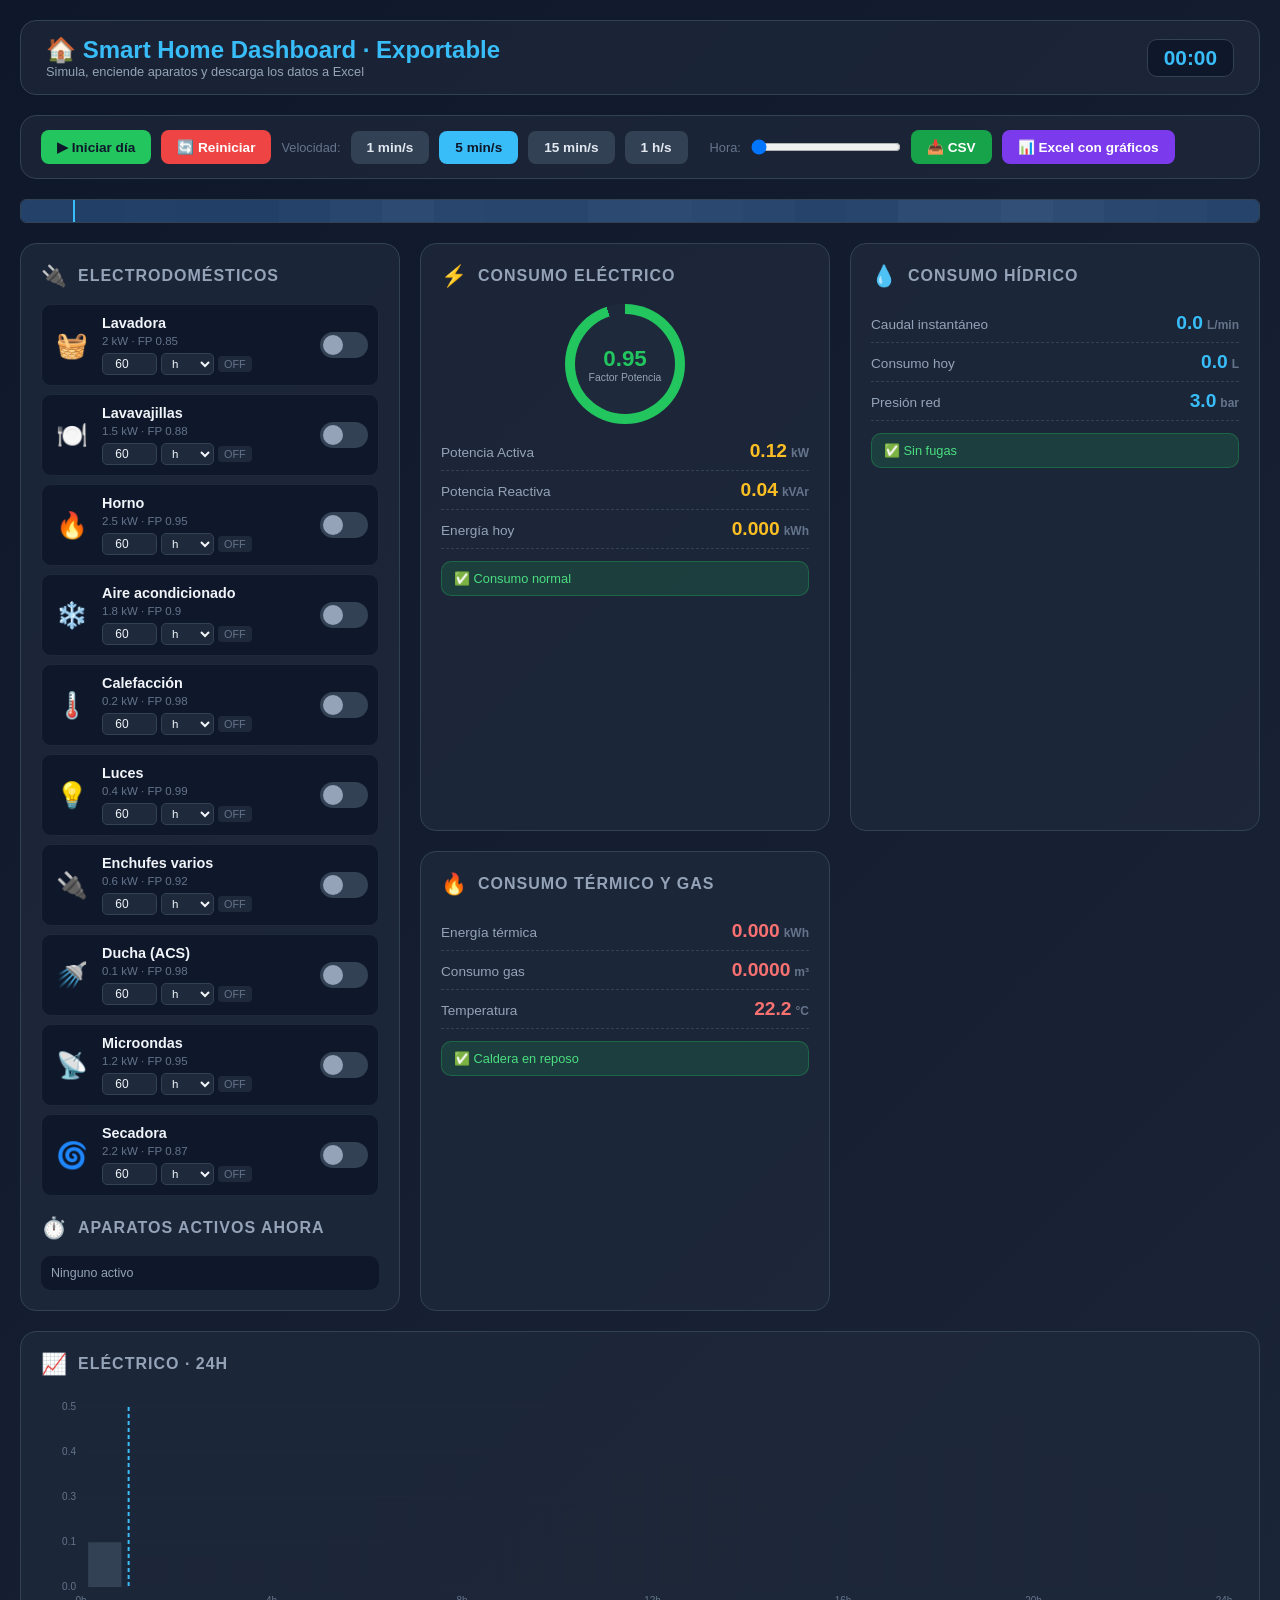
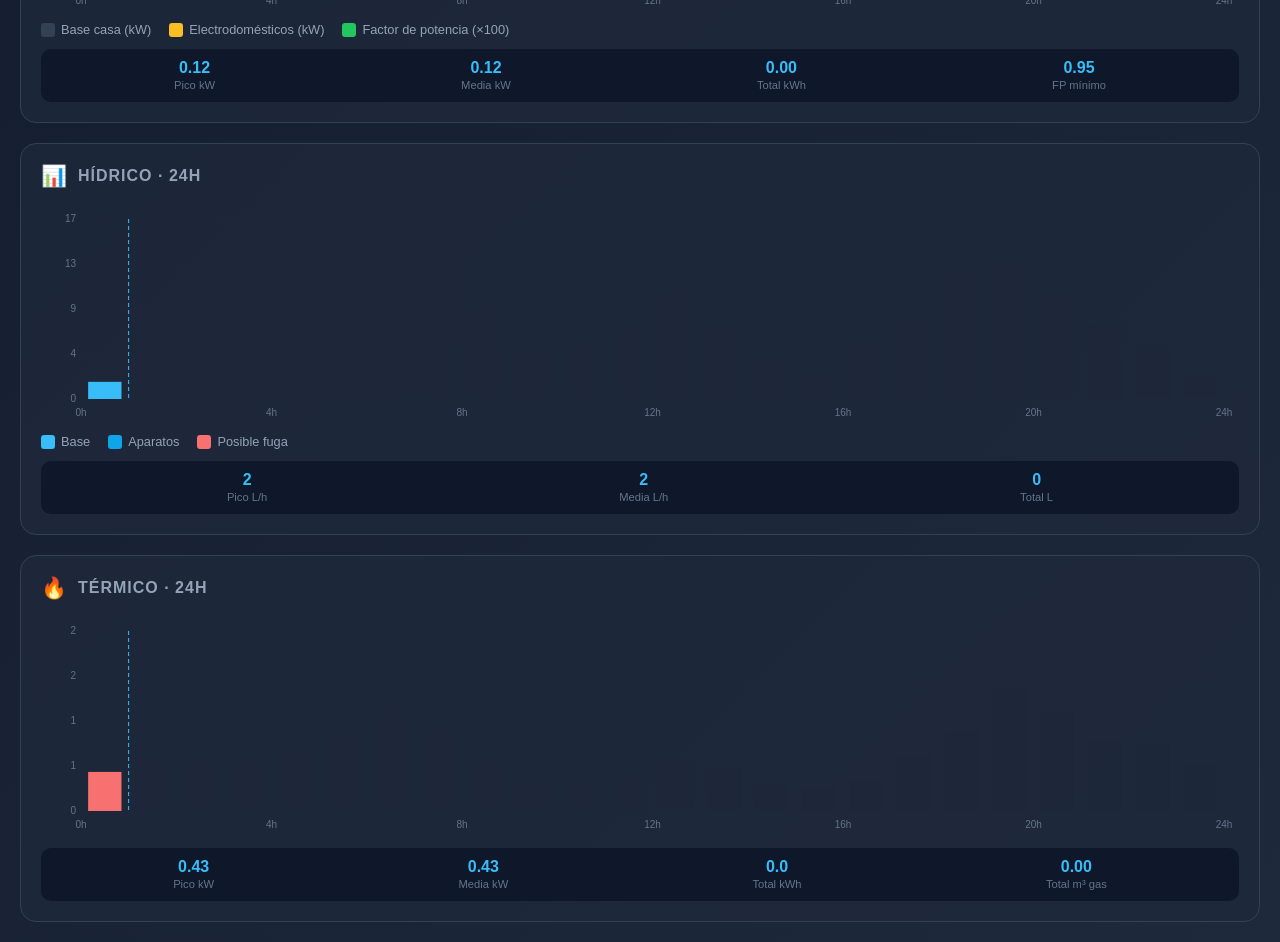
<file: domotica.html>
<!DOCTYPE html>
<html lang="es">
<head>
<meta charset="UTF-8">
<title>Smart Home Dashboard · Exportable a Excel</title>
<style>
  * { margin: 0; padding: 0; box-sizing: border-box; font-family: 'Segoe UI', sans-serif; }
  body {
    background: linear-gradient(135deg, #0f172a 0%, #1e293b 100%);
    color: #e2e8f0;
    min-height: 100vh;
    padding: 20px;
  }
  header {
    display: flex;
    justify-content: space-between;
    align-items: center;
    margin-bottom: 20px;
    padding: 15px 25px;
    background: rgba(30, 41, 59, 0.7);
    border-radius: 16px;
    border: 1px solid #334155;
    flex-wrap: wrap;
    gap: 12px;
  }
  header h1 { font-size: 1.5rem; color: #38bdf8; }
  header .sub { font-size: 0.8rem; color: #94a3b8; }

  .toolbar {
    display: flex;
    gap: 10px;
    flex-wrap: wrap;
    align-items: center;
    margin-bottom: 20px;
    padding: 14px 20px;
    background: rgba(30, 41, 59, 0.7);
    border-radius: 16px;
    border: 1px solid #334155;
  }
  .toolbar button {
    padding: 9px 16px;
    border: none;
    border-radius: 8px;
    cursor: pointer;
    font-weight: 600;
    font-size: 0.85rem;
    transition: all 0.2s;
  }
  .btn-play { background: #22c55e; color: #0f172a; }
  .btn-play:hover { background: #16a34a; }
  .btn-pause { background: #f59e0b; color: #0f172a; }
  .btn-pause:hover { background: #d97706; }
  .btn-reset { background: #ef4444; color: white; }
  .btn-reset:hover { background: #dc2626; }
  .btn-speed { background: #334155; color: #e2e8f0; }
  .btn-speed.active { background: #38bdf8; color: #0f172a; }
  .btn-csv { background: #16a34a; color: white; }
  .btn-csv:hover { background: #15803d; }
  .btn-xlsx { background: #7c3aed; color: white; }
  .btn-xlsx:hover { background: #6d28d9; }

  .clock-display {
    margin-left: auto;
    font-size: 1.3rem;
    font-weight: 700;
    color: #38bdf8;
    font-variant-numeric: tabular-nums;
    background: #0f172a;
    padding: 6px 16px;
    border-radius: 10px;
    border: 1px solid #334155;
  }

  .layout {
    display: grid;
    grid-template-columns: 380px 1fr;
    gap: 20px;
    margin-bottom: 20px;
  }
  @media (max-width: 1000px) {
    .layout { grid-template-columns: 1fr; }
  }

  .card {
    background: rgba(30, 41, 59, 0.8);
    border-radius: 16px;
    padding: 20px;
    border: 1px solid #334155;
  }
  .card h2 {
    font-size: 1rem;
    margin-bottom: 16px;
    display: flex;
    align-items: center;
    gap: 10px;
    color: #94a3b8;
    text-transform: uppercase;
    letter-spacing: 1px;
  }
  .icon { font-size: 1.3rem; }

  .appliance {
    display: grid;
    grid-template-columns: 40px 1fr auto;
    gap: 10px;
    align-items: center;
    padding: 10px;
    background: #0f172a;
    border-radius: 10px;
    margin-bottom: 8px;
    border: 1px solid #1e293b;
    transition: all 0.3s;
  }
  .appliance.on {
    border-color: #fbbf24;
    box-shadow: 0 0 12px rgba(251, 191, 36, 0.15);
  }
  .appliance .emoji { font-size: 1.6rem; text-align: center; }
  .appliance .info { display: flex; flex-direction: column; gap: 4px; }
  .appliance .name { font-size: 0.9rem; font-weight: 600; color: #f1f5f9; }
  .appliance .power { font-size: 0.72rem; color: #64748b; }

  .appliance .timer-row {
    display: flex;
    align-items: center;
    gap: 4px;
    margin-top: 2px;
  }
  .appliance .timer-row input {
    width: 55px;
    padding: 3px 6px;
    background: #1e293b;
    border: 1px solid #334155;
    border-radius: 5px;
    color: #f1f5f9;
    font-size: 0.75rem;
    text-align: center;
  }
  .appliance .timer-row select {
    padding: 3px 6px;
    background: #1e293b;
    border: 1px solid #334155;
    border-radius: 5px;
    color: #f1f5f9;
    font-size: 0.72rem;
  }

  .switch {
    position: relative;
    width: 48px;
    height: 26px;
    background: #334155;
    border-radius: 13px;
    cursor: pointer;
    transition: background 0.3s;
    border: none;
  }
  .switch::after {
    content: '';
    position: absolute;
    top: 3px; left: 3px;
    width: 20px; height: 20px;
    background: #94a3b8;
    border-radius: 50%;
    transition: all 0.3s;
  }
  .switch.on { background: #fbbf24; }
  .switch.on::after { left: 25px; background: #0f172a; }

  .appliance .status-badge {
    font-size: 0.68rem;
    padding: 2px 6px;
    border-radius: 4px;
    background: #1e293b;
    color: #64748b;
  }
  .appliance.on .status-badge {
    background: #fbbf24;
    color: #0f172a;
    font-weight: 600;
  }

  .grid-metrics {
    display: grid;
    grid-template-columns: repeat(auto-fit, minmax(300px, 1fr));
    gap: 20px;
  }

  .metric {
    display: flex;
    justify-content: space-between;
    align-items: baseline;
    padding: 8px 0;
    border-bottom: 1px dashed #334155;
  }
  .metric:last-child { border-bottom: none; }
  .metric-label { color: #94a3b8; font-size: 0.85rem; }
  .metric-value { font-size: 1.2rem; font-weight: 600; color: #f1f5f9; }
  .unit { font-size: 0.75rem; color: #64748b; margin-left: 4px; }

  .electric .metric-value { color: #fbbf24; }
  .water .metric-value { color: #38bdf8; }
  .thermal .metric-value { color: #f87171; }

  .alert {
    margin-top: 12px;
    padding: 9px 12px;
    border-radius: 10px;
    font-size: 0.8rem;
  }
  .alert-ok { background: rgba(34, 197, 94, 0.15); color: #4ade80; border: 1px solid rgba(34,197,94,0.3); }
  .alert-warn { background: rgba(251, 191, 36, 0.15); color: #fbbf24; border: 1px solid rgba(251,191,36,0.3); }
  .alert-danger { background: rgba(248, 113, 113, 0.15); color: #f87171; border: 1px solid rgba(248,113,113,0.3); }

  .gauge-wrap { display: flex; justify-content: center; margin: 8px 0; }
  .gauge {
    width: 120px; height: 120px; border-radius: 50%;
    display: flex; align-items: center; justify-content: center;
    position: relative;
  }
  .gauge::before {
    content: ''; position: absolute; inset: 10px;
    background: #1e293b; border-radius: 50%;
  }
  .gauge-text { position: relative; text-align: center; }
  .gauge-text .val { font-size: 1.4rem; font-weight: 700; }
  .gauge-text .lbl { font-size: 0.65rem; color: #94a3b8; }

  .grid-charts {
    display: grid;
    grid-template-columns: 1fr;
    gap: 20px;
  }
  .chart-container {
    position: relative;
    width: 100%;
    height: 220px;
    margin-top: 8px;
  }
  canvas { width: 100% !important; height: 100% !important; }

  .legend {
    display: flex;
    gap: 18px;
    flex-wrap: wrap;
    margin-top: 10px;
    font-size: 0.8rem;
    color: #94a3b8;
  }
  .legend span { display: flex; align-items: center; gap: 6px; }
  .legend .color-box { width: 14px; height: 14px; border-radius: 3px; }

  .stat-mini {
    display: flex;
    justify-content: space-around;
    margin-top: 12px;
    padding: 10px;
    background: #0f172a;
    border-radius: 10px;
    font-size: 0.8rem;
  }
  .stat-mini div { text-align: center; }
  .stat-mini .v { color: #38bdf8; font-weight: 700; font-size: 1rem; display: block; }
  .stat-mini .l { color: #64748b; font-size: 0.7rem; }

  .day-bar {
    display: flex;
    height: 24px;
    border-radius: 6px;
    overflow: hidden;
    margin-bottom: 20px;
    border: 1px solid #334155;
  }
  .day-bar div { flex: 1; position: relative; }
  .day-bar div.active { outline: 2px solid #38bdf8; z-index: 2; }

  .active-list {
    margin-top: 10px;
    padding: 10px;
    background: #0f172a;
    border-radius: 10px;
    font-size: 0.78rem;
    color: #94a3b8;
    max-height: 120px;
    overflow-y: auto;
  }
  .active-list .item {
    display: flex;
    justify-content: space-between;
    padding: 3px 0;
    border-bottom: 1px dashed #1e293b;
  }
  .active-list .item:last-child { border-bottom: none; }
  .active-list .item .t { color: #fbbf24; font-weight: 600; }

  /* Modal exportación */
  .modal-overlay {
    position: fixed;
    inset: 0;
    background: rgba(0,0,0,0.6);
    display: none;
    align-items: center;
    justify-content: center;
    z-index: 100;
  }
  .modal-overlay.show { display: flex; }
  .modal {
    background: #1e293b;
    border: 1px solid #334155;
    border-radius: 16px;
    padding: 28px;
    max-width: 480px;
    width: 90%;
  }
  .modal h3 { color: #38bdf8; margin-bottom: 14px; }
  .modal p { font-size: 0.9rem; color: #94a3b8; margin-bottom: 20px; line-height: 1.5; }
  .modal .buttons { display: flex; gap: 10px; flex-wrap: wrap; }
  .modal .buttons button {
    flex: 1; min-width: 140px;
    padding: 12px 16px;
    border: none;
    border-radius: 10px;
    cursor: pointer;
    font-weight: 600;
    font-size: 0.9rem;
    color: white;
  }
  .modal .btn-cerrar {
    background: #334155; color: #e2e8f0; flex: 0 0 100%;
    margin-top: 6px;
  }
</style>
</head>
<body>

<header>
  <div>
    <h1>🏠 Smart Home Dashboard · Exportable</h1>
    <div class="sub">Simula, enciende aparatos y descarga los datos a Excel</div>
  </div>
  <div class="clock-display" id="clock">00:00</div>
</header>

<div class="toolbar">
  <button class="btn-play" id="btnPlay" onclick="togglePlay()">▶ Iniciar día</button>
  <button class="btn-reset" onclick="resetAll()">🔄 Reiniciar</button>
  <span style="color:#64748b; font-size:0.8rem;">Velocidad:</span>
  <button class="btn-speed" onclick="setSpeed(1, this)">1 min/s</button>
  <button class="btn-speed active" onclick="setSpeed(5, this)">5 min/s</button>
  <button class="btn-speed" onclick="setSpeed(15, this)">15 min/s</button>
  <button class="btn-speed" onclick="setSpeed(60, this)">1 h/s</button>
  <span style="color:#64748b; font-size:0.8rem; margin-left:12px;">Hora:</span>
  <input type="range" id="hourSlider" min="0" max="23" value="0" step="1"
         style="width:150px;" oninput="jumpToHour(this.value)">
  <button class="btn-csv" onclick="exportarCSV()">📥 CSV</button>
  <button class="btn-xlsx" onclick="mostrarModalExcel()">📊 Excel con gráficos</button>
</div>

<div class="day-bar" id="dayBar"></div>

<div class="layout">
  <div class="card">
    <h2><span class="icon">🔌</span> Electrodomésticos</h2>
    <div id="applianceList"></div>
    <h2 style="margin-top:20px;"><span class="icon">⏱️</span> Aparatos activos ahora</h2>
    <div class="active-list" id="activeList">Ninguno activo</div>
  </div>

  <div class="grid-metrics">
    <div class="card electric">
      <h2><span class="icon">⚡</span> Consumo Eléctrico</h2>
      <div class="gauge-wrap">
        <div class="gauge" id="gaugeFP">
          <div class="gauge-text">
            <div class="val" id="fpVal">0.00</div>
            <div class="lbl">Factor Potencia</div>
          </div>
        </div>
      </div>
      <div class="metric">
        <span class="metric-label">Potencia Activa</span>
        <span class="metric-value"><span id="pActiva">0.00</span><span class="unit">kW</span></span>
      </div>
      <div class="metric">
        <span class="metric-label">Potencia Reactiva</span>
        <span class="metric-value"><span id="pReactiva">0.00</span><span class="unit">kVAr</span></span>
      </div>
      <div class="metric">
        <span class="metric-label">Energía hoy</span>
        <span class="metric-value"><span id="energiaHoy">0.000</span><span class="unit">kWh</span></span>
      </div>
      <div class="alert alert-ok" id="elecAlert">✅ Consumo normal</div>
    </div>

    <div class="card water">
      <h2><span class="icon">💧</span> Consumo Hídrico</h2>
      <div class="metric">
        <span class="metric-label">Caudal instantáneo</span>
        <span class="metric-value"><span id="caudal">0.0</span><span class="unit">L/min</span></span>
      </div>
      <div class="metric">
        <span class="metric-label">Consumo hoy</span>
        <span class="metric-value"><span id="aguaHoy">0.0</span><span class="unit">L</span></span>
      </div>
      <div class="metric">
        <span class="metric-label">Presión red</span>
        <span class="metric-value"><span id="presion">0.0</span><span class="unit">bar</span></span>
      </div>
      <div class="alert alert-ok" id="aguaAlert">✅ Sin fugas</div>
    </div>

    <div class="card thermal">
      <h2><span class="icon">🔥</span> Consumo Térmico y Gas</h2>
      <div class="metric">
        <span class="metric-label">Energía térmica</span>
        <span class="metric-value"><span id="termica">0.000</span><span class="unit">kWh</span></span>
      </div>
      <div class="metric">
        <span class="metric-label">Consumo gas</span>
        <span class="metric-value"><span id="gas">0.000</span><span class="unit">m³</span></span>
      </div>
      <div class="metric">
        <span class="metric-label">Temperatura</span>
        <span class="metric-value"><span id="temp">0.0</span><span class="unit">°C</span></span>
      </div>
      <div class="alert alert-ok" id="termAlert">✅ Caldera en reposo</div>
    </div>
  </div>
</div>

<div class="grid-charts">
  <div class="card">
    <h2><span class="icon">📈</span> Eléctrico · 24h</h2>
    <div class="chart-container"><canvas id="chartElec"></canvas></div>
    <div class="legend">
      <span><span class="color-box" style="background:#334155"></span> Base casa (kW)</span>
      <span><span class="color-box" style="background:#fbbf24"></span> Electrodomésticos (kW)</span>
      <span><span class="color-box" style="background:#22c55e"></span> Factor de potencia (×100)</span>
    </div>
    <div class="stat-mini">
      <div><span class="v" id="statElecMax">0</span><span class="l">Pico kW</span></div>
      <div><span class="v" id="statElecAvg">0</span><span class="l">Media kW</span></div>
      <div><span class="v" id="statElecTotal">0</span><span class="l">Total kWh</span></div>
      <div><span class="v" id="statFPMin">0</span><span class="l">FP mínimo</span></div>
    </div>
  </div>

  <div class="card">
    <h2><span class="icon">📊</span> Hídrico · 24h</h2>
    <div class="chart-container"><canvas id="chartWater"></canvas></div>
    <div class="legend">
      <span><span class="color-box" style="background:#38bdf8"></span> Base</span>
      <span><span class="color-box" style="background:#0ea5e9"></span> Aparatos</span>
      <span><span class="color-box" style="background:#f87171"></span> Posible fuga</span>
    </div>
    <div class="stat-mini">
      <div><span class="v" id="statWaterMax">0</span><span class="l">Pico L/h</span></div>
      <div><span class="v" id="statWaterAvg">0</span><span class="l">Media L/h</span></div>
      <div><span class="v" id="statWaterTotal">0</span><span class="l">Total L</span></div>
    </div>
  </div>

  <div class="card">
    <h2><span class="icon">🔥</span> Térmico · 24h</h2>
    <div class="chart-container"><canvas id="chartThermal"></canvas></div>
    <div class="stat-mini">
      <div><span class="v" id="statThermMax">0</span><span class="l">Pico kW</span></div>
      <div><span class="v" id="statThermAvg">0</span><span class="l">Media kW</span></div>
      <div><span class="v" id="statThermTotal">0</span><span class="l">Total kWh</span></div>
      <div><span class="v" id="statGasTotal">0</span><span class="l">Total m³ gas</span></div>
    </div>
  </div>
</div>

<!-- MODAL EXPORTACIÓN -->
<div class="modal-overlay" id="modalExcel">
  <div class="modal">
    <h3>📊 Exportar datos a Excel</h3>
    <p>Elige el formato de descarga. El archivo <strong>Excel con gráficos</strong> incluye varias hojas con tablas listas para insertar gráficos dinámicos.</p>
    <div class="buttons">
      <button class="btn-csv" onclick="exportarCSV(); cerrarModal()">📥 Descargar CSV</button>
      <button class="btn-xlsx" onclick="exportarExcelMultiHoja(); cerrarModal()">📊 Descargar Excel</button>
      <button class="btn-cerrar" onclick="cerrarModal()">Cancelar</button>
    </div>
  </div>
</div>

<script>
// ================================================================
// CATÁLOGO DE ELECTRODOMÉSTICOS
// ================================================================
const CATALOGO = [
  { id: 'lavadora',   emoji: '🧺', nombre: 'Lavadora',        potencia: 2.0, agua: 0.0, fp: 0.85, termica: 0 },
  { id: 'lavavajillas', emoji: '🍽️', nombre: 'Lavavajillas', potencia: 1.5, agua: 0.0, fp: 0.88, termica: 0 },
  { id: 'horno',      emoji: '🔥', nombre: 'Horno',           potencia: 2.5, agua: 0.0, fp: 0.95, termica: 2.2 },
  { id: 'aire',       emoji: '❄️', nombre: 'Aire acondicionado', potencia: 1.8, agua: 0.0, fp: 0.90, termica: -1.5 },
  { id: 'calefaccion', emoji: '🌡️', nombre: 'Calefacción',   potencia: 0.2, agua: 0.0, fp: 0.98, termica: 3.5 },
  { id: 'luces',      emoji: '💡', nombre: 'Luces',           potencia: 0.4, agua: 0.0, fp: 0.99, termica: 0.1 },
  { id: 'enchufes',   emoji: '🔌', nombre: 'Enchufes varios', potencia: 0.6, agua: 0.0, fp: 0.92, termica: 0 },
  { id: 'ducha',      emoji: '🚿', nombre: 'Ducha (ACS)',     potencia: 0.1, agua: 8.0, fp: 0.98, termica: 2.5 },
  { id: 'microondas', emoji: '📡', nombre: 'Microondas',      potencia: 1.2, agua: 0.0, fp: 0.95, termica: 0.5 },
  { id: 'secadora',   emoji: '🌀', nombre: 'Secadora',        potencia: 2.2, agua: 0.0, fp: 0.87, termica: 1.0 },
];

const aparatos = {};
CATALOGO.forEach(a => {
  aparatos[a.id] = {
    ...a,
    on: false,
    minutosRestantes: 0,
    duracionTotal: 0,
    energiaAcum: 0,
    aguaAcum: 0,
    termicaAcum: 0,
    horaInicio: null
  };
});

// ================================================================
// ESTADO GLOBAL
// ================================================================
const state = {
  hour: 0,
  minute: 0,
  playing: false,
  speed: 5,
  baseElec: Array(24).fill(0),
  baseAgua: Array(24).fill(0),
  baseTerm: Array(24).fill(0),
  apElec: Array(24).fill(0),
  apAgua: Array(24).fill(0),
  apTerm: Array(24).fill(0),
  fp: Array(24).fill(0.95),
  energiaHoy: 0,
  aguaHoy: 0,
  termicaHoy: 0,
  gasHoy: 0
};

// ================================================================
// PERFILES BASE
// ================================================================
const PERFIL_ELEC_BASE = [
  0.15, 0.10, 0.10, 0.10, 0.10, 0.20,
  0.30, 0.40, 0.35, 0.25, 0.30, 0.35,
  0.40, 0.35, 0.30, 0.25, 0.30, 0.40,
  0.55, 0.60, 0.50, 0.40, 0.30, 0.20
];
const PERFIL_AGUA_BASE = [
  0.05, 0.02, 0.02, 0.02, 0.02, 0.15,
  0.30, 0.45, 0.25, 0.15, 0.20, 0.25,
  0.35, 0.25, 0.10, 0.08, 0.15, 0.25,
  0.40, 0.50, 0.30, 0.20, 0.15, 0.08
];
const PERFIL_TERM_BASE = [
  0.30, 0.35, 0.35, 0.35, 0.40, 0.60,
  0.85, 0.70, 0.40, 0.20, 0.20, 0.30,
  0.35, 0.30, 0.20, 0.20, 0.25, 0.45,
  0.70, 0.90, 0.80, 0.60, 0.45, 0.35
];

function generarPerfilesBase() {
  for (let h = 0; h < 24; h++) {
    const varE = 0.85 + Math.random() * 0.3;
    const varA = 0.8 + Math.random() * 0.4;
    const varT = 0.85 + Math.random() * 0.3;
    state.baseElec[h] = PERFIL_ELEC_BASE[h] * 0.8 * varE;
    state.baseAgua[h] = PERFIL_AGUA_BASE[h] * 30 * varA;
    state.baseTerm[h] = PERFIL_TERM_BASE[h] * 1.5 * varT;
  }
}

// ================================================================
// RENDER APARATOS
// ================================================================
function renderAparatos() {
  const cont = document.getElementById('applianceList');
  cont.innerHTML = '';
  CATALOGO.forEach(a => {
    const ap = aparatos[a.id];
    const div = document.createElement('div');
    div.className = 'appliance' + (ap.on ? ' on' : '');
    div.innerHTML = `
      <div class="emoji">${a.emoji}</div>
      <div class="info">
        <div class="name">${a.nombre}</div>
        <div class="power">${a.potencia} kW · FP ${a.fp}</div>
        <div class="timer-row">
          <input type="number" min="1" max="1440" value="60" id="dur_${a.id}">
          <select id="unit_${a.id}">
            <option value="1">min</option>
            <option value="60" selected>h</option>
          </select>
          <span class="status-badge" id="badge_${a.id}">${ap.on ? 'ON' : 'OFF'}</span>
        </div>
      </div>
      <button class="switch ${ap.on ? 'on' : ''}" onclick="toggleAparato('${a.id}')"></button>
    `;
    cont.appendChild(div);
  });
}

function toggleAparato(id) {
  const ap = aparatos[id];
  if (ap.on) {
    ap.on = false;
    ap.minutosRestantes = 0;
    ap.duracionTotal = 0;
  } else {
    const dur = parseFloat(document.getElementById('dur_' + id).value) || 60;
    const unit = parseFloat(document.getElementById('unit_' + id).value) || 60;
    const minutos = dur * unit;
    ap.on = true;
    ap.minutosRestantes = minutos;
    ap.duracionTotal = minutos;
    ap.horaInicio = state.hour + state.minute / 60;
  }
  renderAparatos();
  updateUI();
}

// ================================================================
// CONTROLES
// ================================================================
function togglePlay() {
  state.playing = !state.playing;
  const btn = document.getElementById('btnPlay');
  if (state.playing) {
    btn.textContent = '⏸ Pausar';
    btn.className = 'btn-pause';
  } else {
    btn.textContent = '▶ Continuar';
    btn.className = 'btn-play';
  }
}

function setSpeed(s, btn) {
  state.speed = s;
  document.querySelectorAll('.btn-speed').forEach(b => b.classList.remove('active'));
  btn.classList.add('active');
}

function jumpToHour(h) {
  state.hour = parseInt(h);
  state.minute = 0;
  updateUI();
}

// ================================================================
// AVANZAR MINUTO
// ================================================================
function avanzarMinuto() {
  const h = state.hour;
  let sumaElecAp = 0, sumaAguaAp = 0, sumaTermAp = 0;
  let fpPond = 0, pesoTot = 0;

  CATALOGO.forEach(a => {
    const ap = aparatos[a.id];
    if (ap.on && ap.minutosRestantes > 0) {
      sumaElecAp += ap.potencia;
      sumaAguaAp += ap.agua * 60;
      sumaTermAp += ap.termica;
      fpPond += ap.fp * ap.potencia;
      pesoTot += ap.potencia;

      const h1 = 1 / 60;
      ap.energiaAcum += ap.potencia * h1;
      ap.aguaAcum += ap.agua * 60 * h1;
      ap.termicaAcum += ap.termica * h1;

      ap.minutosRestantes -= 1;
      if (ap.minutosRestantes <= 0) {
        ap.on = false;
        ap.minutosRestantes = 0;
        renderAparatos();
      }
    }
  });

  state.apElec[h] += sumaElecAp / 60;
  state.apAgua[h] += sumaAguaAp / 60;
  state.apTerm[h] += sumaTermAp / 60;

  if (pesoTot > 0) {
    const fpEstaHora = fpPond / pesoTot;
    state.fp[h] = (state.fp[h] + fpEstaHora) / 2;
  }

  const frac = 1 / 60;
  state.energiaHoy += (state.baseElec[h] + state.apElec[h]) * frac;
  state.aguaHoy += (state.baseAgua[h] + state.apAgua[h]) * frac;
  state.termicaHoy += (state.baseTerm[h] + state.apTerm[h]) * frac;
  state.gasHoy = state.termicaHoy / 10.5;
}

// ================================================================
// UI
// ================================================================
function updateUI() {
  const h = state.hour;
  const pBase = state.baseElec[h];
  const pAp = state.apElec[h];
  const pActiva = pBase + pAp;
  const fp = state.fp[h] || 0.95;
  const pReactiva = pActiva * Math.tan(Math.acos(Math.min(fp, 0.999)));

  document.getElementById('clock').textContent =
    String(h).padStart(2, '0') + ':' + String(state.minute).padStart(2, '0');

  document.getElementById('pActiva').textContent = pActiva.toFixed(2);
  document.getElementById('pReactiva').textContent = pReactiva.toFixed(2);
  document.getElementById('fpVal').textContent = fp.toFixed(2);
  document.getElementById('energiaHoy').textContent = state.energiaHoy.toFixed(3);

  const deg = fp * 360;
  let color = '#22c55e';
  if (fp < 0.85) color = '#f87171';
  else if (fp < 0.92) color = '#fbbf24';
  const gauge = document.getElementById('gaugeFP');
  gauge.style.background = `conic-gradient(${color} 0deg, ${color} ${deg}deg, #1e293b ${deg}deg)`;
  document.getElementById('fpVal').style.color = color;

  const alertE = document.getElementById('elecAlert');
  if (pActiva > 4.5) {
    alertE.className = 'alert alert-danger';
    alertE.textContent = '🚨 Consumo muy elevado';
  } else if (fp < 0.85) {
    alertE.className = 'alert alert-danger';
    alertE.textContent = '🚨 FP crítico · penalización';
  } else if (fp < 0.92) {
    alertE.className = 'alert alert-warn';
    alertE.textContent = '⚠️ FP bajo';
  } else if (pActiva > 3.5) {
    alertE.className = 'alert alert-warn';
    alertE.textContent = '⚠️ Pico de consumo';
  } else {
    alertE.className = 'alert alert-ok';
    alertE.textContent = '✅ Consumo normal';
  }

  const agua = state.baseAgua[h] + state.apAgua[h];
  document.getElementById('caudal').textContent = (agua / 60).toFixed(1);
  document.getElementById('aguaHoy').textContent = state.aguaHoy.toFixed(1);
  document.getElementById('presion').textContent = (3 + Math.sin(h) * 0.5).toFixed(1);

  const alertA = document.getElementById('aguaAlert');
  if (agua > 90) {
    alertA.className = 'alert alert-danger';
    alertA.textContent = '🚨 Posible fuga detectada';
  } else if (agua > 60) {
    alertA.className = 'alert alert-warn';
    alertA.textContent = '⚠️ Consumo elevado';
  } else {
    alertA.className = 'alert alert-ok';
    alertA.textContent = '✅ Sin fugas';
  }

  const term = state.baseTerm[h] + state.apTerm[h];
  document.getElementById('termica').textContent = state.termicaHoy.toFixed(3);
  document.getElementById('gas').textContent = state.gasHoy.toFixed(4);
  document.getElementById('temp').textContent = (20 + Math.max(term, 0) * 5).toFixed(1);

  const alertT = document.getElementById('termAlert');
  if (term > 4) {
    alertT.className = 'alert alert-warn';
    alertT.textContent = '⚠️ Alta demanda térmica';
  } else if (term > 0.5) {
    alertT.className = 'alert alert-ok';
    alertT.textContent = '🔥 Caldera activa';
  } else {
    alertT.className = 'alert alert-ok';
    alertT.textContent = '✅ Caldera en reposo';
  }

  document.getElementById('hourSlider').value = h;
  updateDayBar();
  updateActiveList();
  updateStats();
  drawCharts();
}

function updateActiveList() {
  const cont = document.getElementById('activeList');
  const activos = CATALOGO.filter(a => aparatos[a.id].on);
  if (activos.length === 0) {
    cont.innerHTML = 'Ninguno activo';
    return;
  }
  cont.innerHTML = activos.map(a => {
    const ap = aparatos[a.id];
    return `<div class="item">
      <span>${a.emoji} ${a.nombre}</span>
      <span class="t">${ap.minutosRestantes} min restantes</span>
    </div>`;
  }).join('');
}

function updateDayBar() {
  const bar = document.getElementById('dayBar');
  if (bar.children.length !== 24) {
    bar.innerHTML = '';
    for (let i = 0; i < 24; i++) {
      const d = document.createElement('div');
      d.title = `${i}:00 h`;
      bar.appendChild(d);
    }
  }
  [...bar.children].forEach((d, i) => {
    const total = state.baseElec[i] + state.apElec[i];
    const shade = Math.min(30 + total * 40, 200);
    d.style.background = `rgb(${shade}, ${shade + 30}, ${shade + 70})`;
    d.classList.toggle('active', i === state.hour);
  });
}

function updateStats() {
  const elecPasadas = [];
  for (let i = 0; i <= state.hour; i++) elecPasadas.push(state.baseElec[i] + state.apElec[i]);
  const maxE = Math.max(...elecPasadas, 0);
  const avgE = elecPasadas.reduce((a, b) => a + b, 0) / (elecPasadas.length || 1);
  const fpValidos = state.fp.slice(0, state.hour + 1).filter(v => v > 0);
  const fpMin = fpValidos.length ? Math.min(...fpValidos) : 0.95;

  document.getElementById('statElecMax').textContent = maxE.toFixed(2);
  document.getElementById('statElecAvg').textContent = avgE.toFixed(2);
  document.getElementById('statElecTotal').textContent = state.energiaHoy.toFixed(2);
  document.getElementById('statFPMin').textContent = fpMin.toFixed(2);

  const aguaPasadas = [];
  for (let i = 0; i <= state.hour; i++) aguaPasadas.push(state.baseAgua[i] + state.apAgua[i]);
  const maxA = Math.max(...aguaPasadas, 0);
  const avgA = aguaPasadas.reduce((a, b) => a + b, 0) / (aguaPasadas.length || 1);
  document.getElementById('statWaterMax').textContent = maxA.toFixed(0);
  document.getElementById('statWaterAvg').textContent = avgA.toFixed(0);
  document.getElementById('statWaterTotal').textContent = state.aguaHoy.toFixed(0);

  const termPasadas = [];
  for (let i = 0; i <= state.hour; i++) termPasadas.push(state.baseTerm[i] + state.apTerm[i]);
  const maxT = Math.max(...termPasadas, 0);
  const avgT = termPasadas.reduce((a, b) => a + b, 0) / (termPasadas.length || 1);
  document.getElementById('statThermMax').textContent = maxT.toFixed(2);
  document.getElementById('statThermAvg').textContent = avgT.toFixed(2);
  document.getElementById('statThermTotal').textContent = state.termicaHoy.toFixed(1);
  document.getElementById('statGasTotal').textContent = state.gasHoy.toFixed(2);
}

// ================================================================
// GRÁFICAS EN CANVAS
// ================================================================
function setupCanvas(canvas) {
  const dpr = window.devicePixelRatio || 1;
  const rect = canvas.getBoundingClientRect();
  canvas.width = rect.width * dpr;
  canvas.height = rect.height * dpr;
  const ctx = canvas.getContext('2d');
  ctx.scale(dpr, dpr);
  return { ctx, w: rect.width, h: rect.height };
}

function drawCharts() {
  // Eléctrico
  const canvas = document.getElementById('chartElec');
  const { ctx, w, h } = setupCanvas(canvas);
  ctx.clearRect(0, 0, w, h);

  const padL = 40, padR = 15, padT = 15, padB = 25;
  const cw = w - padL - padR;
  const ch = h - padT - padB;

  let maxVal = 0.5;
  for (let i = 0; i < 24; i++) {
    const tot = (state.baseElec[i] + state.apElec[i]);
    if (tot > maxVal) maxVal = tot;
  }
  maxVal = Math.ceil(maxVal * 2) / 2;

  ctx.strokeStyle = '#1e293b';
  for (let i = 0; i <= 4; i++) {
    const y = padT + (ch / 4) * i;
    ctx.beginPath();
    ctx.moveTo(padL, y);
    ctx.lineTo(padL + cw, y);
    ctx.stroke();
  }
  ctx.fillStyle = '#64748b';
  ctx.font = '10px sans-serif';
  ctx.textAlign = 'right';
  for (let i = 0; i <= 4; i++) {
    const v = maxVal - (maxVal / 4) * i;
    const y = padT + (ch / 4) * i;
    ctx.fillText(v.toFixed(1), padL - 5, y + 3);
  }
  ctx.textAlign = 'center';
  for (let i = 0; i <= 24; i += 4) {
    const x = padL + (cw / 24) * i;
    ctx.fillText(i + 'h', x, h - 8);
  }

  const barW = cw / 24 * 0.7;
  for (let i = 0; i < 24; i++) {
    const x = padL + (cw / 24) * i + (cw / 24 - barW) / 2;
    const base = state.baseElec[i];
    const ap = state.apElec[i];
    const futura = i > state.hour;
    const hBase = (base / maxVal) * ch;
    const yBase = padT + ch - hBase;
    ctx.fillStyle = futura ? 'rgba(30, 41, 59, 0.3)' : '#334155';
    ctx.fillRect(x, yBase, barW, hBase);
    if (ap > 0) {
      const hAp = (ap / maxVal) * ch;
      const yAp = yBase - hAp;
      ctx.fillStyle = futura ? 'rgba(251, 191, 36, 0.3)' : '#fbbf24';
      ctx.fillRect(x, yAp, barW, hAp);
    }
  }

  ctx.strokeStyle = '#22c55e';
  ctx.lineWidth = 2;
  ctx.beginPath();
  let started = false;
  for (let i = 0; i <= state.hour; i++) {
    const x = padL + (cw / 24) * (i + 0.5);
    const y = padT + ch - (state.fp[i] * 0.5) * ch;
    if (!started) { ctx.moveTo(x, y); started = true; }
    else ctx.lineTo(x, y);
  }
  ctx.stroke();

  const xNow = padL + (cw / 24) * (state.hour + 1);
  ctx.strokeStyle = '#38bdf8';
  ctx.setLineDash([4, 3]);
  ctx.beginPath();
  ctx.moveTo(xNow, padT);
  ctx.lineTo(xNow, padT + ch);
  ctx.stroke();
  ctx.setLineDash([]);

  drawBarChart('chartWater', state.baseAgua, state.apAgua, '#38bdf8', '#0ea5e9', '#f87171', 90);
  drawBarChart('chartThermal', state.baseTerm, state.apTerm, '#f87171', '#fca5a5', null, null);
}

function drawBarChart(canvasId, baseData, apData, colorBase, colorAp, colorAlert, alertThreshold) {
  const canvas = document.getElementById(canvasId);
  const { ctx, w, h } = setupCanvas(canvas);
  ctx.clearRect(0, 0, w, h);

  const padL = 40, padR = 15, padT = 15, padB = 25;
  const cw = w - padL - padR;
  const ch = h - padT - padB;

  let maxVal = 1;
  for (let i = 0; i < 24; i++) {
    const t = baseData[i] + apData[i];
    if (t > maxVal) maxVal = t;
  }
  maxVal = Math.ceil(maxVal * 1.2);

  ctx.strokeStyle = '#1e293b';
  for (let i = 0; i <= 4; i++) {
    const y = padT + (ch / 4) * i;
    ctx.beginPath();
    ctx.moveTo(padL, y);
    ctx.lineTo(padL + cw, y);
    ctx.stroke();
  }
  ctx.fillStyle = '#64748b';
  ctx.font = '10px sans-serif';
  ctx.textAlign = 'right';
  for (let i = 0; i <= 4; i++) {
    const v = maxVal - (maxVal / 4) * i;
    const y = padT + (ch / 4) * i;
    ctx.fillText(v.toFixed(0), padL - 5, y + 3);
  }
  ctx.textAlign = 'center';
  for (let i = 0; i <= 24; i += 4) {
    const x = padL + (cw / 24) * i;
    ctx.fillText(i + 'h', x, h - 8);
  }

  const barW = cw / 24 * 0.7;
  for (let i = 0; i < 24; i++) {
    const x = padL + (cw / 24) * i + (cw / 24 - barW) / 2;
    const base = baseData[i];
    const ap = apData[i];
    const futura = i > state.hour;
    const hBase = (base / maxVal) * ch;
    const yBase = padT + ch - hBase;
    ctx.fillStyle = futura ? 'rgba(30, 41, 59, 0.3)' : colorBase;
    ctx.fillRect(x, yBase, barW, hBase);
    if (ap > 0) {
      const hAp = (ap / maxVal) * ch;
      const yAp = yBase - hAp;
      if (alertThreshold && (base + ap) > alertThreshold) {
        ctx.fillStyle = futura ? 'rgba(248, 113, 113, 0.3)' : colorAlert;
      } else {
        ctx.fillStyle = futura ? 'rgba(14, 165, 233, 0.3)' : colorAp;
      }
      ctx.fillRect(x, yAp, barW, hAp);
    }
  }

  const xNow = padL + (cw / 24) * (state.hour + 1);
  ctx.strokeStyle = '#38bdf8';
  ctx.setLineDash([4, 3]);
  ctx.beginPath();
  ctx.moveTo(xNow, padT);
  ctx.lineTo(xNow, padT + ch);
  ctx.stroke();
  ctx.setLineDash([]);
}

// ================================================================
// LOOP
// ================================================================
let lastTick = performance.now();
let accumMinutos = 0;
function loop(now) {
  const dt = (now - lastTick) / 1000;
  lastTick = now;

  if (state.playing) {
    accumMinutos += state.speed * dt;
    while (accumMinutos >= 1) {
      accumMinutos -= 1;
      state.minute++;
      avanzarMinuto();
      if (state.minute >= 60) {
        state.minute = 0;
        state.hour++;
        if (state.hour >= 24) {
          state.hour = 23;
          state.minute = 59;
          state.playing = false;
          document.getElementById('btnPlay').textContent = '▶ Reiniciar día';
          document.getElementById('btnPlay').className = 'btn-play';
          break;
        }
      }
    }
    updateUI();
  }
  requestAnimationFrame(loop);
}

// ================================================================
// RESET
// ================================================================
function resetAll() {
  state.hour = 0;
  state.minute = 0;
  state.playing = false;
  state.apElec = Array(24).fill(0);
  state.apAgua = Array(24).fill(0);
  state.apTerm = Array(24).fill(0);
  state.fp = Array(24).fill(0.95);
  state.energiaHoy = 0;
  state.aguaHoy = 0;
  state.termicaHoy = 0;
  state.gasHoy = 0;

  CATALOGO.forEach(a => {
    aparatos[a.id].on = false;
    aparatos[a.id].minutosRestantes = 0;
    aparatos[a.id].duracionTotal = 0;
    aparatos[a.id].energiaAcum = 0;
    aparatos[a.id].aguaAcum = 0;
    aparatos[a.id].termicaAcum = 0;
    aparatos[a.id].horaInicio = null;
  });

  document.getElementById('btnPlay').textContent = '▶ Iniciar día';
  document.getElementById('btnPlay').className = 'btn-play';

  generarPerfilesBase();
  renderAparatos();
  updateUI();
}

// ================================================================
// EXPORTACIÓN A CSV
// ================================================================
function exportarCSV() {
  const filas = [];
  // Cabecera
  filas.push([
    'Hora',
    'Elec base (kW)', 'Elec aparatos (kW)', 'Elec total (kW)',
    'FP', 'Reactiva (kVAr)',
    'Agua base (L/h)', 'Agua aparatos (L/h)', 'Agua total (L/h)',
    'Termica base (kW)', 'Termica aparatos (kW)', 'Termica total (kW)',
    'Gas (m3)'
  ]);

  for (let h = 0; h < 24; h++) {
    const elecBase = state.baseElec[h];
    const elecAp = state.apElec[h];
    const elecTot = elecBase + elecAp;
    const fp = state.fp[h];
    const reactiva = elecTot * Math.tan(Math.acos(Math.min(fp, 0.999)));
    const aguaBase = state.baseAgua[h];
    const aguaAp = state.apAgua[h];
    const aguaTot = aguaBase + aguaAp;
    const termBase = state.baseTerm[h];
    const termAp = state.apTerm[h];
    const termTot = termBase + termAp;
    const gas = termTot / 10.5;

    filas.push([
      String(h).padStart(2, '0') + ':00',
      elecBase.toFixed(3), elecAp.toFixed(3), elecTot.toFixed(3),
      fp.toFixed(3), reactiva.toFixed(3),
      aguaBase.toFixed(2), aguaAp.toFixed(2), aguaTot.toFixed(2),
      termBase.toFixed(3), termAp.toFixed(3), termTot.toFixed(3),
      gas.toFixed(4)
    ]);
  }

  // Separador ; para Excel en español, y BOM UTF-8
  const csv = filas.map(f => f.join(';')).join('\n');
  descargarArchivo(csv, 'smart_home_24h.csv', 'text/csv;charset=utf-8;');
}

function descargarArchivo(contenido, nombre, tipo) {
  // BOM para que Excel detecte UTF-8
  const blob = new Blob(['\uFEFF' + contenido], { type: tipo });
  const url = URL.createObjectURL(blob);
  const a = document.createElement('a');
  a.href = url;
  a.download = nombre;
  document.body.appendChild(a);
  a.click();
  document.body.removeChild(a);
  URL.revokeObjectURL(url);
}

// ================================================================
// EXPORTACIÓN A EXCEL MULTI-HOJA (SpreadsheetML con gráficos)
// ================================================================
// Genera un archivo .xls (XML SpreadsheetML 2003) que Excel abre
// con hojas separadas y gráficos nativos insertados.
function exportarExcelMultiHoja() {
  const horaRows = [];
  for (let h = 0; h < 24; h++) horaRows.push(`<Cell><Data ss:Type="String">${String(h).padStart(2,'0')}:00</Data></Cell>`);

  // Hoja 1: datos por hora
  let hojaDatos = `
    <Worksheet ss:Name="Datos 24h">
      <Table>
        <Row>
          <Cell ss:StyleID="header"><Data ss:Type="String">Hora</Data></Cell>
          <Cell ss:StyleID="header"><Data ss:Type="String">Elec base (kW)</Data></Cell>
          <Cell ss:StyleID="header"><Data ss:Type="String">Elec aparatos (kW)</Data></Cell>
          <Cell ss:StyleID="header"><Data ss:Type="String">Elec total (kW)</Data></Cell>
          <Cell ss:StyleID="header"><Data ss:Type="String">FP</Data></Cell>
          <Cell ss:StyleID="header"><Data ss:Type="String">Reactiva (kVAr)</Data></Cell>
          <Cell ss:StyleID="header"><Data ss:Type="String">Agua base (L/h)</Data></Cell>
          <Cell ss:StyleID="header"><Data ss:Type="String">Agua aparatos (L/h)</Data></Cell>
          <Cell ss:StyleID="header"><Data ss:Type="String">Agua total (L/h)</Data></Cell>
          <Cell ss:StyleID="header"><Data ss:Type="String">Termica base (kW)</Data></Cell>
          <Cell ss:StyleID="header"><Data ss:Type="String">Termica aparatos (kW)</Data></Cell>
          <Cell ss:StyleID="header"><Data ss:Type="String">Termica total (kW)</Data></Cell>
          <Cell ss:StyleID="header"><Data ss:Type="String">Gas (m3)</Data></Cell>
        </Row>`;

  for (let h = 0; h < 24; h++) {
    const elecBase = state.baseElec[h];
    const elecAp = state.apElec[h];
    const elecTot = elecBase + elecAp;
    const fp = state.fp[h];
    const reactiva = elecTot * Math.tan(Math.acos(Math.min(fp, 0.999)));
    const aguaBase = state.baseAgua[h];
    const aguaAp = state.apAgua[h];
    const aguaTot = aguaBase + aguaAp;
    const termBase = state.baseTerm[h];
    const termAp = state.apTerm[h];
    const termTot = termBase + termAp;
    const gas = termTot / 10.5;

    hojaDatos += `
      <Row>
        <Cell><Data ss:Type="String">${String(h).padStart(2,'0')}:00</Data></Cell>
        <Cell><Data ss:Type="Number">${elecBase.toFixed(3)}</Data></Cell>
        <Cell><Data ss:Type="Number">${elecAp.toFixed(3)}</Data></Cell>
        <Cell><Data ss:Type="Number">${elecTot.toFixed(3)}</Data></Cell>
        <Cell><Data ss:Type="Number">${fp.toFixed(3)}</Data></Cell>
        <Cell><Data ss:Type="Number">${reactiva.toFixed(3)}</Data></Cell>
        <Cell><Data ss:Type="Number">${aguaBase.toFixed(2)}</Data></Cell>
        <Cell><Data ss:Type="Number">${aguaAp.toFixed(2)}</Data></Cell>
        <Cell><Data ss:Type="Number">${aguaTot.toFixed(2)}</Data></Cell>
        <Cell><Data ss:Type="Number">${termBase.toFixed(3)}</Data></Cell>
        <Cell><Data ss:Type="Number">${termAp.toFixed(3)}</Data></Cell>
        <Cell><Data ss:Type="Number">${termTot.toFixed(3)}</Data></Cell>
        <Cell><Data ss:Type="Number">${gas.toFixed(4)}</Data></Cell>
      </Row>`;
  }
  hojaDatos += `</Table>
    <WorksheetOptions xmlns="urn:schemas-microsoft-com:office:excel">
      <FreezePanes/><FrozenNoSplit/>
      <SplitHorizontal>1</SplitHorizontal>
      <TopRowBottomPane>1</TopRowBottomPane>
      <ActivePane>2</ActivePane>
    </WorksheetOptions>
  </Worksheet>`;

  // Hoja 2: resumen de aparatos
  let hojaAparatos = `
    <Worksheet ss:Name="Resumen Aparatos">
      <Table>
        <Row>
          <Cell ss:StyleID="header"><Data ss:Type="String">Aparato</Data></Cell>
          <Cell ss:StyleID="header"><Data ss:Type="String">Potencia (kW)</Data></Cell>
          <Cell ss:StyleID="header"><Data ss:Type="String">FP</Data></Cell>
          <Cell ss:StyleID="header"><Data ss:Type="String">Energia acumulada (kWh)</Data></Cell>
          <Cell ss:StyleID="header"><Data ss:Type="String">Agua acumulada (L)</Data></Cell>
          <Cell ss:StyleID="header"><Data ss:Type="String">Termica acumulada (kWh)</Data></Cell>
          <Cell ss:StyleID="header"><Data ss:Type="String">Estado</Data></Cell>
        </Row>`;

  CATALOGO.forEach(a => {
    const ap = aparatos[a.id];
    hojaAparatos += `
      <Row>
        <Cell><Data ss:Type="String">${a.nombre}</Data></Cell>
        <Cell><Data ss:Type="Number">${a.potencia}</Data></Cell>
        <Cell><Data ss:Type="Number">${a.fp}</Data></Cell>
        <Cell><Data ss:Type="Number">${ap.energiaAcum.toFixed(4)}</Data></Cell>
        <Cell><Data ss:Type="Number">${ap.aguaAcum.toFixed(3)}</Data></Cell>
        <Cell><Data ss:Type="Number">${ap.termicaAcum.toFixed(4)}</Data></Cell>
        <Cell><Data ss:Type="String">${ap.on ? 'ENCENDIDO' : 'apagado'}</Data></Cell>
      </Row>`;
  });
  hojaAparatos += `</Table></Worksheet>`;

  // Hoja 3: resumen diario
  const totalElecBase = state.baseElec.reduce((a,b)=>a+b,0);
  const totalElecAp = state.apElec.reduce((a,b)=>a+b,0);
  const totalAguaBase = state.baseAgua.reduce((a,b)=>a+b,0);
  const totalAguaAp = state.apAgua.reduce((a,b)=>a+b,0);
  const totalTermBase = state.baseTerm.reduce((a,b)=>a+b,0);
  const totalTermAp = state.apTerm.reduce((a,b)=>a+b,0);
  const fpValidos = state.fp.filter(v => v > 0);
  const fpMedio = fpValidos.reduce((a,b)=>a+b,0) / (fpValidos.length || 1);
  const fpMin = fpValidos.length ? Math.min(...fpValidos) : 0.95;

  let hojaResumen = `
    <Worksheet ss:Name="Resumen Diario">
      <Table>
        <Row><Cell ss:StyleID="header"><Data ss:Type="String">Métrica</Data></Cell><Cell ss:StyleID="header"><Data ss:Type="String">Valor</Data></Cell><Cell ss:StyleID="header"><Data ss:Type="String">Unidad</Data></Cell></Row>
        <Row><Cell><Data ss:Type="String">Energía eléctrica base</Data></Cell><Cell><Data ss:Type="Number">${totalElecBase.toFixed(2)}</Data></Cell><Cell><Data ss:Type="String">kWh</Data></Cell></Row>
        <Row><Cell><Data ss:Type="String">Energía eléctrica aparatos</Data></Cell><Cell><Data ss:Type="Number">${totalElecAp.toFixed(2)}</Data></Cell><Cell><Data ss:Type="String">kWh</Data></Cell></Row>
        <Row><Cell><Data ss:Type="String">Energía eléctrica total</Data></Cell><Cell><Data ss:Type="Number">${(totalElecBase+totalElecAp).toFixed(2)}</Data></Cell><Cell><Data ss:Type="String">kWh</Data></Cell></Row>
        <Row><Cell><Data ss:Type="String">Consumo agua base</Data></Cell><Cell><Data ss:Type="Number">${totalAguaBase.toFixed(1)}</Data></Cell><Cell><Data ss:Type="String">L</Data></Cell></Row>
        <Row><Cell><Data ss:Type="String">Consumo agua aparatos</Data></Cell><Cell><Data ss:Type="Number">${totalAguaAp.toFixed(1)}</Data></Cell><Cell><Data ss:Type="String">L</Data></Cell></Row>
        <Row><Cell><Data ss:Type="String">Consumo agua total</Data></Cell><Cell><Data ss:Type="Number">${(totalAguaBase+totalAguaAp).toFixed(1)}</Data></Cell><Cell><Data ss:Type="String">L</Data></Cell></Row>
        <Row><Cell><Data ss:Type="String">Energía térmica base</Data></Cell><Cell><Data ss:Type="Number">${totalTermBase.toFixed(2)}</Data></Cell><Cell><Data ss:Type="String">kWh</Data></Cell></Row>
        <Row><Cell><Data ss:Type="String">Energía térmica aparatos</Data></Cell><Cell><Data ss:Type="Number">${totalTermAp.toFixed(2)}</Data></Cell><Cell><Data ss:Type="String">kWh</Data></Cell></Row>
        <Row><Cell><Data ss:Type="String">Energía térmica total</Data></Cell><Cell><Data ss:Type="Number">${(totalTermBase+totalTermAp).toFixed(2)}</Data></Cell><Cell><Data ss:Type="String">kWh</Data></Cell></Row>
        <Row><Cell><Data ss:Type="String">Gas equivalente</Data></Cell><Cell><Data ss:Type="Number">${((totalTermBase+totalTermAp)/10.5).toFixed(3)}</Data></Cell><Cell><Data ss:Type="String">m³</Data></Cell></Row>
        <Row><Cell><Data ss:Type="String">FP medio</Data></Cell><Cell><Data ss:Type="Number">${fpMedio.toFixed(3)}</Data></Cell><Cell><Data ss:Type="String">-</Data></Cell></Row>
        <Row><Cell><Data ss:Type="String">FP mínimo</Data></Cell><Cell><Data ss:Type="Number">${fpMin.toFixed(3)}</Data></Cell><Cell><Data ss:Type="String">-</Data></Cell></Row>
      </Table>
    </Worksheet>`;

  // Hoja 4: datos preparados para gráficos (2 columnas simples)
  let hojaGraficos = `
    <Worksheet ss:Name="Para Graficos">
      <Table>
        <Row>
          <Cell ss:StyleID="header"><Data ss:Type="String">Hora</Data></Cell>
          <Cell ss:StyleID="header"><Data ss:Type="String">Elec Total (kW)</Data></Cell>
          <Cell ss:StyleID="header"><Data ss:Type="String">Agua Total (L/h)</Data></Cell>
          <Cell ss:StyleID="header"><Data ss:Type="String">Termica Total (kW)</Data></Cell>
          <Cell ss:StyleID="header"><Data ss:Type="String">FP</Data></Cell>
        </Row>`;
  for (let h = 0; h < 24; h++) {
    hojaGraficos += `
      <Row>
        <Cell><Data ss:Type="String">${String(h).padStart(2,'0')}:00</Data></Cell>
        <Cell><Data ss:Type="Number">${(state.baseElec[h]+state.apElec[h]).toFixed(3)}</Data></Cell>
        <Cell><Data ss:Type="Number">${(state.baseAgua[h]+state.apAgua[h]).toFixed(2)}</Data></Cell>
        <Cell><Data ss:Type="Number">${(state.baseTerm[h]+state.apTerm[h]).toFixed(3)}</Data></Cell>
        <Cell><Data ss:Type="Number">${state.fp[h].toFixed(3)}</Data></Cell>
      </Row>`;
  }
  hojaGraficos += `</Table></Worksheet>`;

  // Estilos
  const estilos = `
    <Styles>
      <Style ss:ID="header">
        <Font ss:Bold="1" ss:Color="#FFFFFF"/>
        <Interior ss:Color="#1E293B" ss:Pattern="Solid"/>
        <Alignment ss:Horizontal="Center"/>
      </Style>
      <Style ss:ID="Default" ss:Name="Normal">
        <Alignment ss:Vertical="Bottom"/>
      </Style>
    </Styles>`;

  const xml = `<?xml version="1.0" encoding="UTF-8"?>
<?mso-application progid="Excel.Sheet"?>
<Workbook xmlns="urn:schemas-microsoft-com:office:spreadsheet"
  xmlns:ss="urn:schemas-microsoft-com:office:spreadsheet"
  xmlns:x="urn:schemas-microsoft-com:office:excel">
  ${estilos}
  ${hojaDatos}
  ${hojaAparatos}
  ${hojaResumen}
  ${hojaGraficos}
</Workbook>`;

  descargarArchivo(xml, 'smart_home_datos.xls', 'application/vnd.ms-excel');
}

// ================================================================
// MODAL
// ================================================================
function mostrarModalExcel() {
  document.getElementById('modalExcel').classList.add('show');
}
function cerrarModal() {
  document.getElementById('modalExcel').classList.remove('show');
}

// ================================================================
// INICIALIZACIÓN
// ================================================================
window.addEventListener('resize', drawCharts);

generarPerfilesBase();
renderAparatos();
updateUI();
requestAnimationFrame(loop);
</script>

</body>
</html>
</file>
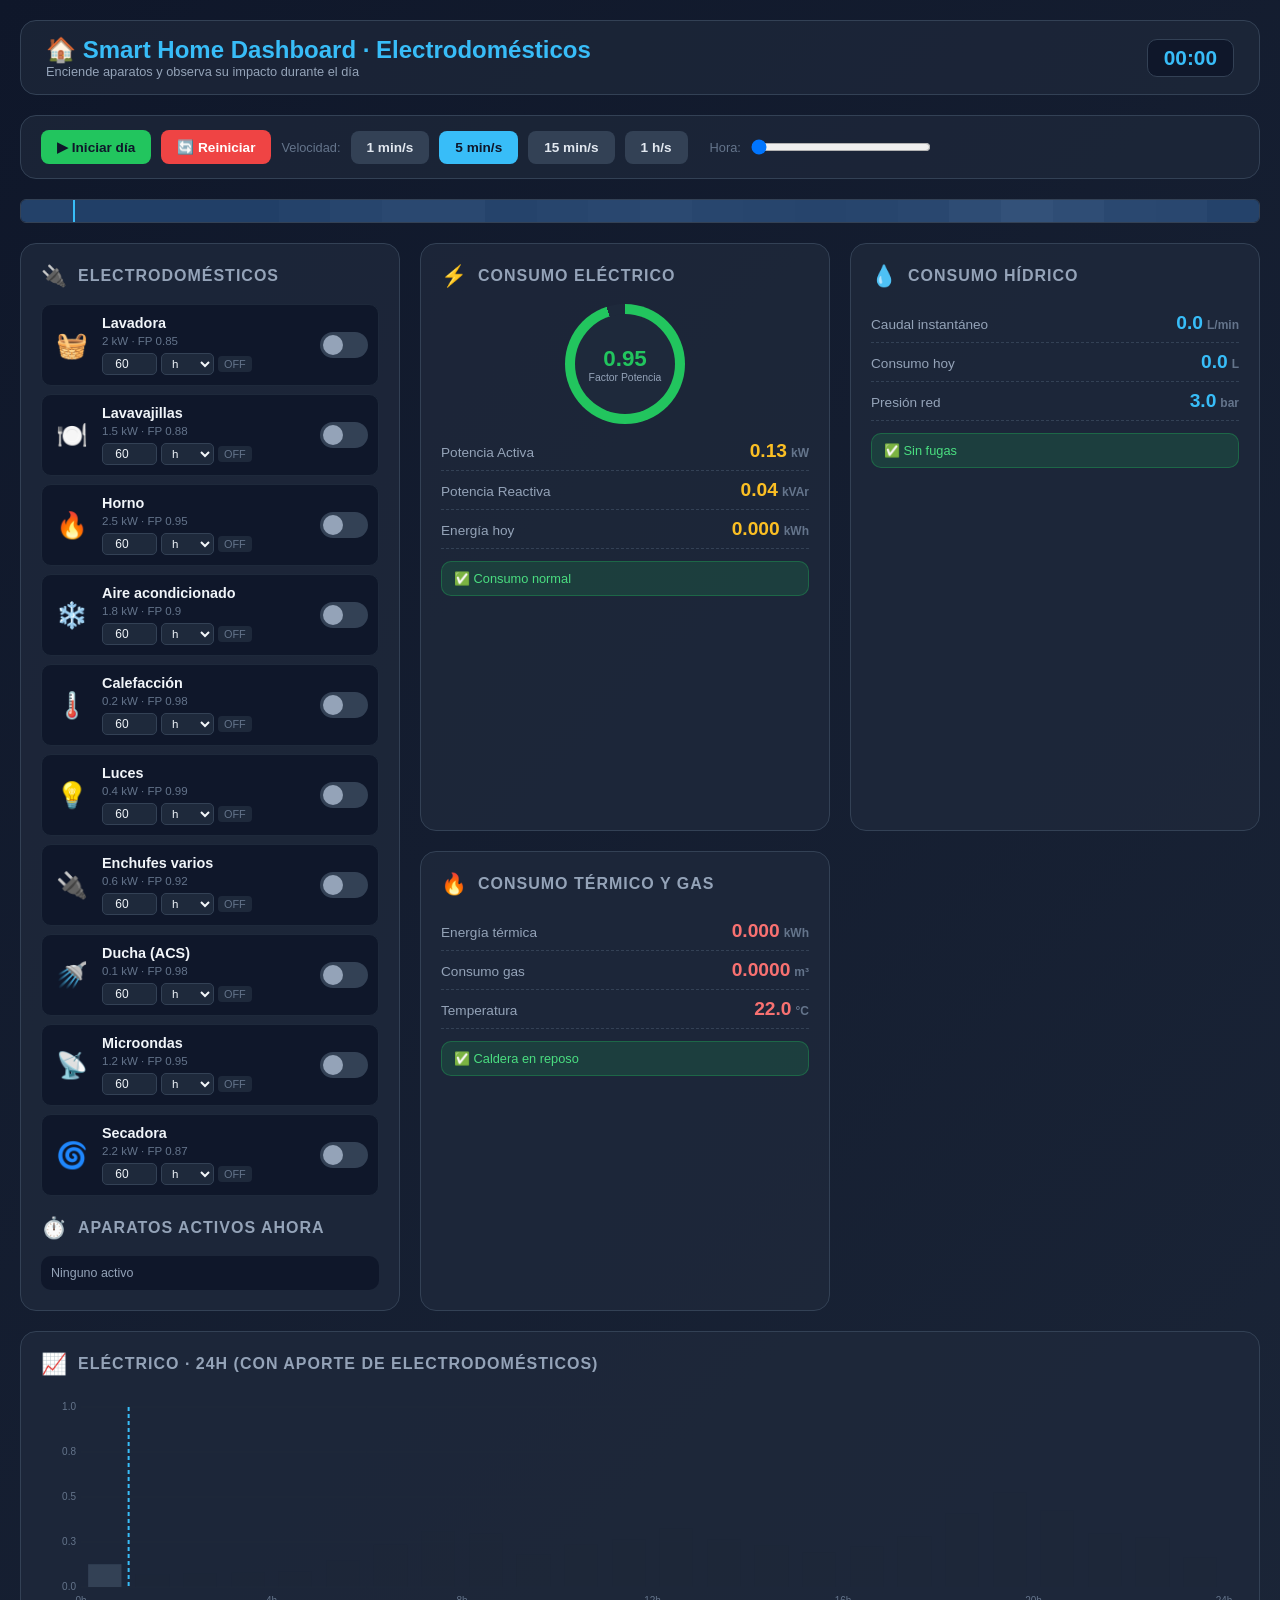
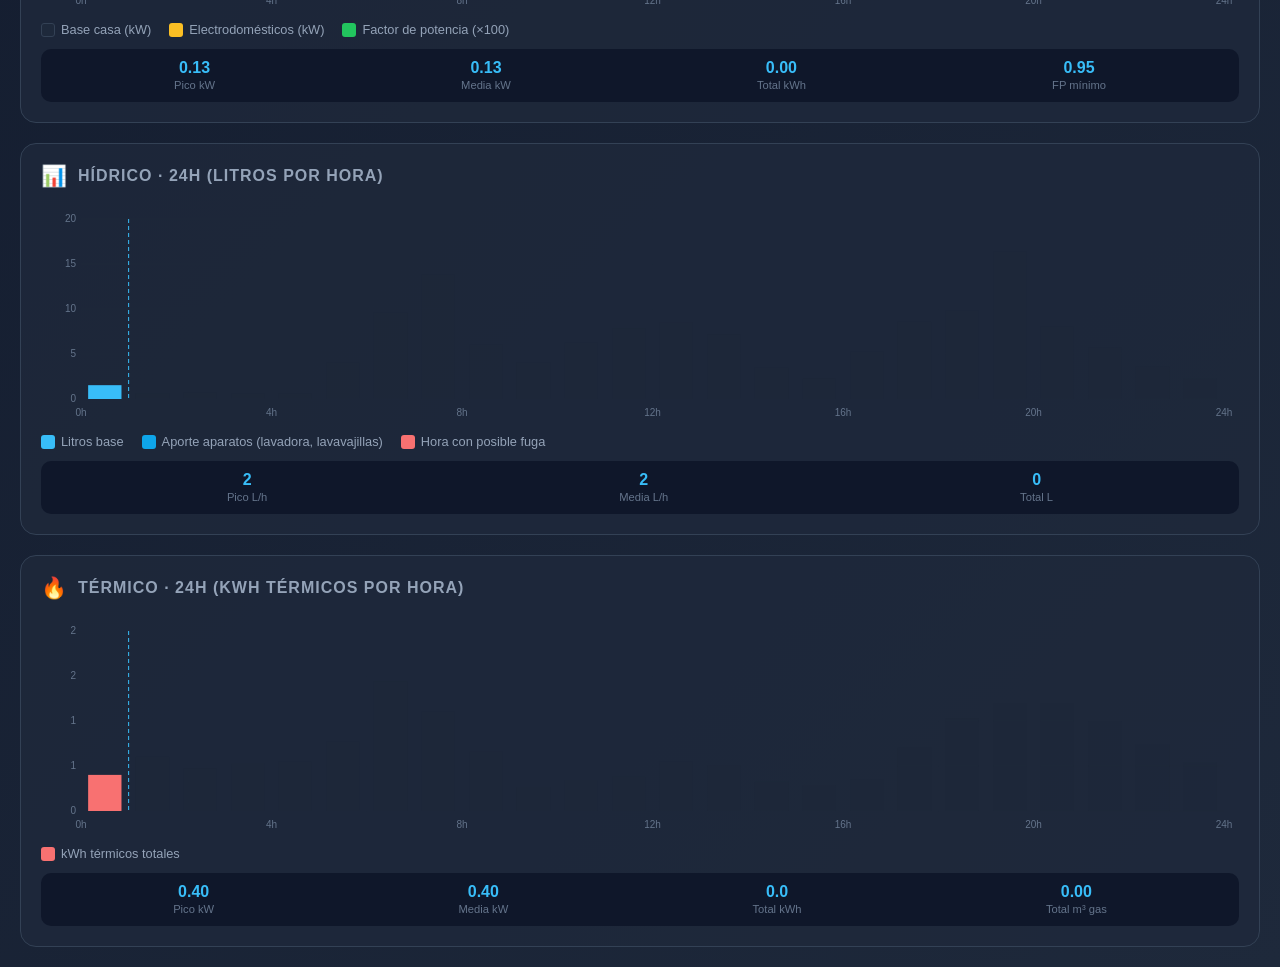
<file: prueba.html>
<!DOCTYPE html>
<html lang="es">
<head>
<meta charset="UTF-8">
<title>Smart Home Dashboard · Electrodomésticos + 24h</title>
<style>
  * { margin: 0; padding: 0; box-sizing: border-box; font-family: 'Segoe UI', sans-serif; }
  body {
    background: linear-gradient(135deg, #0f172a 0%, #1e293b 100%);
    color: #e2e8f0;
    min-height: 100vh;
    padding: 20px;
  }
  header {
    display: flex;
    justify-content: space-between;
    align-items: center;
    margin-bottom: 20px;
    padding: 15px 25px;
    background: rgba(30, 41, 59, 0.7);
    border-radius: 16px;
    border: 1px solid #334155;
    flex-wrap: wrap;
    gap: 12px;
  }
  header h1 { font-size: 1.5rem; color: #38bdf8; }
  header .sub { font-size: 0.8rem; color: #94a3b8; }

  .toolbar {
    display: flex;
    gap: 10px;
    flex-wrap: wrap;
    align-items: center;
    margin-bottom: 20px;
    padding: 14px 20px;
    background: rgba(30, 41, 59, 0.7);
    border-radius: 16px;
    border: 1px solid #334155;
  }
  .toolbar button {
    padding: 9px 16px;
    border: none;
    border-radius: 8px;
    cursor: pointer;
    font-weight: 600;
    font-size: 0.85rem;
    transition: all 0.2s;
  }
  .btn-play { background: #22c55e; color: #0f172a; }
  .btn-play:hover { background: #16a34a; }
  .btn-pause { background: #f59e0b; color: #0f172a; }
  .btn-pause:hover { background: #d97706; }
  .btn-reset { background: #ef4444; color: white; }
  .btn-reset:hover { background: #dc2626; }
  .btn-speed { background: #334155; color: #e2e8f0; }
  .btn-speed.active { background: #38bdf8; color: #0f172a; }

  .clock-display {
    margin-left: auto;
    font-size: 1.3rem;
    font-weight: 700;
    color: #38bdf8;
    font-variant-numeric: tabular-nums;
    background: #0f172a;
    padding: 6px 16px;
    border-radius: 10px;
    border: 1px solid #334155;
  }

  /* Layout principal: electrodomésticos + métricas */
  .layout {
    display: grid;
    grid-template-columns: 380px 1fr;
    gap: 20px;
    margin-bottom: 20px;
  }
  @media (max-width: 1000px) {
    .layout { grid-template-columns: 1fr; }
  }

  .card {
    background: rgba(30, 41, 59, 0.8);
    border-radius: 16px;
    padding: 20px;
    border: 1px solid #334155;
  }
  .card h2 {
    font-size: 1rem;
    margin-bottom: 16px;
    display: flex;
    align-items: center;
    gap: 10px;
    color: #94a3b8;
    text-transform: uppercase;
    letter-spacing: 1px;
  }
  .icon { font-size: 1.3rem; }

  /* LISTA DE ELECTRODOMÉSTICOS */
  .appliance {
    display: grid;
    grid-template-columns: 40px 1fr auto;
    gap: 10px;
    align-items: center;
    padding: 10px;
    background: #0f172a;
    border-radius: 10px;
    margin-bottom: 8px;
    border: 1px solid #1e293b;
    transition: all 0.3s;
  }
  .appliance.on {
    border-color: #fbbf24;
    box-shadow: 0 0 12px rgba(251, 191, 36, 0.15);
  }
  .appliance .emoji { font-size: 1.6rem; text-align: center; }
  .appliance .info { display: flex; flex-direction: column; gap: 4px; }
  .appliance .name { font-size: 0.9rem; font-weight: 600; color: #f1f5f9; }
  .appliance .power { font-size: 0.72rem; color: #64748b; }

  .appliance .timer-row {
    display: flex;
    align-items: center;
    gap: 4px;
    margin-top: 2px;
  }
  .appliance .timer-row input {
    width: 55px;
    padding: 3px 6px;
    background: #1e293b;
    border: 1px solid #334155;
    border-radius: 5px;
    color: #f1f5f9;
    font-size: 0.75rem;
    text-align: center;
  }
  .appliance .timer-row select {
    padding: 3px 6px;
    background: #1e293b;
    border: 1px solid #334155;
    border-radius: 5px;
    color: #f1f5f9;
    font-size: 0.72rem;
  }

  .switch {
    position: relative;
    width: 48px;
    height: 26px;
    background: #334155;
    border-radius: 13px;
    cursor: pointer;
    transition: background 0.3s;
    border: none;
  }
  .switch::after {
    content: '';
    position: absolute;
    top: 3px; left: 3px;
    width: 20px; height: 20px;
    background: #94a3b8;
    border-radius: 50%;
    transition: all 0.3s;
  }
  .switch.on { background: #fbbf24; }
  .switch.on::after { left: 25px; background: #0f172a; }

  .appliance .status-badge {
    font-size: 0.68rem;
    padding: 2px 6px;
    border-radius: 4px;
    background: #1e293b;
    color: #64748b;
  }
  .appliance.on .status-badge {
    background: #fbbf24;
    color: #0f172a;
    font-weight: 600;
  }

  /* Métricas */
  .grid-metrics {
    display: grid;
    grid-template-columns: repeat(auto-fit, minmax(300px, 1fr));
    gap: 20px;
  }

  .metric {
    display: flex;
    justify-content: space-between;
    align-items: baseline;
    padding: 8px 0;
    border-bottom: 1px dashed #334155;
  }
  .metric:last-child { border-bottom: none; }
  .metric-label { color: #94a3b8; font-size: 0.85rem; }
  .metric-value { font-size: 1.2rem; font-weight: 600; color: #f1f5f9; }
  .unit { font-size: 0.75rem; color: #64748b; margin-left: 4px; }

  .electric .metric-value { color: #fbbf24; }
  .water .metric-value { color: #38bdf8; }
  .thermal .metric-value { color: #f87171; }

  .alert {
    margin-top: 12px;
    padding: 9px 12px;
    border-radius: 10px;
    font-size: 0.8rem;
  }
  .alert-ok { background: rgba(34, 197, 94, 0.15); color: #4ade80; border: 1px solid rgba(34,197,94,0.3); }
  .alert-warn { background: rgba(251, 191, 36, 0.15); color: #fbbf24; border: 1px solid rgba(251,191,36,0.3); }
  .alert-danger { background: rgba(248, 113, 113, 0.15); color: #f87171; border: 1px solid rgba(248,113,113,0.3); }

  .gauge-wrap { display: flex; justify-content: center; margin: 8px 0; }
  .gauge {
    width: 120px; height: 120px; border-radius: 50%;
    display: flex; align-items: center; justify-content: center;
    position: relative;
  }
  .gauge::before {
    content: ''; position: absolute; inset: 10px;
    background: #1e293b; border-radius: 50%;
  }
  .gauge-text { position: relative; text-align: center; }
  .gauge-text .val { font-size: 1.4rem; font-weight: 700; }
  .gauge-text .lbl { font-size: 0.65rem; color: #94a3b8; }

  .bar-container {
    height: 10px; background: #1e293b; border-radius: 5px;
    overflow: hidden; margin-top: 6px;
  }
  .bar { height: 100%; border-radius: 5px; transition: width 0.4s ease; }

  /* Charts */
  .grid-charts {
    display: grid;
    grid-template-columns: 1fr;
    gap: 20px;
  }
  .chart-container {
    position: relative;
    width: 100%;
    height: 220px;
    margin-top: 8px;
  }
  canvas { width: 100% !important; height: 100% !important; }

  .legend {
    display: flex;
    gap: 18px;
    flex-wrap: wrap;
    margin-top: 10px;
    font-size: 0.8rem;
    color: #94a3b8;
  }
  .legend span { display: flex; align-items: center; gap: 6px; }
  .legend .color-box {
    width: 14px; height: 14px; border-radius: 3px;
  }

  .stat-mini {
    display: flex;
    justify-content: space-around;
    margin-top: 12px;
    padding: 10px;
    background: #0f172a;
    border-radius: 10px;
    font-size: 0.8rem;
  }
  .stat-mini div { text-align: center; }
  .stat-mini .v { color: #38bdf8; font-weight: 700; font-size: 1rem; display: block; }
  .stat-mini .l { color: #64748b; font-size: 0.7rem; }

  /* Barra del día */
  .day-bar {
    display: flex;
    height: 24px;
    border-radius: 6px;
    overflow: hidden;
    margin-bottom: 20px;
    border: 1px solid #334155;
  }
  .day-bar div {
    flex: 1;
    position: relative;
  }
  .day-bar div.active { outline: 2px solid #38bdf8; z-index: 2; }

  /* Lista de eventos activos */
  .active-list {
    margin-top: 10px;
    padding: 10px;
    background: #0f172a;
    border-radius: 10px;
    font-size: 0.78rem;
    color: #94a3b8;
    max-height: 120px;
    overflow-y: auto;
  }
  .active-list .item {
    display: flex;
    justify-content: space-between;
    padding: 3px 0;
    border-bottom: 1px dashed #1e293b;
  }
  .active-list .item:last-child { border-bottom: none; }
  .active-list .item .t { color: #fbbf24; font-weight: 600; }
</style>
</head>
<body>

<header>
  <div>
    <h1>🏠 Smart Home Dashboard · Electrodomésticos</h1>
    <div class="sub">Enciende aparatos y observa su impacto durante el día</div>
  </div>
  <div class="clock-display" id="clock">00:00</div>
</header>

<div class="toolbar">
  <button class="btn-play" id="btnPlay" onclick="togglePlay()">▶ Iniciar día</button>
  <button class="btn-reset" onclick="resetAll()">🔄 Reiniciar</button>
  <span style="color:#64748b; font-size:0.8rem;">Velocidad:</span>
  <button class="btn-speed" onclick="setSpeed(1, this)">1 min/s</button>
  <button class="btn-speed active" onclick="setSpeed(5, this)">5 min/s</button>
  <button class="btn-speed" onclick="setSpeed(15, this)">15 min/s</button>
  <button class="btn-speed" onclick="setSpeed(60, this)">1 h/s</button>
  <span style="color:#64748b; font-size:0.8rem; margin-left:12px;">Hora:</span>
  <input type="range" id="hourSlider" min="0" max="23" value="0" step="1"
         style="width:180px;" oninput="jumpToHour(this.value)">
</div>

<div class="day-bar" id="dayBar"></div>

<div class="layout">

  <!-- ============ PANEL DE ELECTRODOMÉSTICOS ============ -->
  <div class="card">
    <h2><span class="icon">🔌</span> Electrodomésticos</h2>
    <div id="applianceList"></div>

    <h2 style="margin-top:20px;"><span class="icon">⏱️</span> Aparatos activos ahora</h2>
    <div class="active-list" id="activeList">Ninguno activo</div>
  </div>

  <!-- ============ MÉTRICAS EN VIVO ============ -->
  <div class="grid-metrics">

    <div class="card electric">
      <h2><span class="icon">⚡</span> Consumo Eléctrico</h2>
      <div class="gauge-wrap">
        <div class="gauge" id="gaugeFP">
          <div class="gauge-text">
            <div class="val" id="fpVal">0.00</div>
            <div class="lbl">Factor Potencia</div>
          </div>
        </div>
      </div>
      <div class="metric">
        <span class="metric-label">Potencia Activa</span>
        <span class="metric-value"><span id="pActiva">0.00</span><span class="unit">kW</span></span>
      </div>
      <div class="metric">
        <span class="metric-label">Potencia Reactiva</span>
        <span class="metric-value"><span id="pReactiva">0.00</span><span class="unit">kVAr</span></span>
      </div>
      <div class="metric">
        <span class="metric-label">Energía hoy</span>
        <span class="metric-value"><span id="energiaHoy">0.000</span><span class="unit">kWh</span></span>
      </div>
      <div class="alert alert-ok" id="elecAlert">✅ Consumo normal</div>
    </div>

    <div class="card water">
      <h2><span class="icon">💧</span> Consumo Hídrico</h2>
      <div class="metric">
        <span class="metric-label">Caudal instantáneo</span>
        <span class="metric-value"><span id="caudal">0.0</span><span class="unit">L/min</span></span>
      </div>
      <div class="metric">
        <span class="metric-label">Consumo hoy</span>
        <span class="metric-value"><span id="aguaHoy">0.0</span><span class="unit">L</span></span>
      </div>
      <div class="metric">
        <span class="metric-label">Presión red</span>
        <span class="metric-value"><span id="presion">0.0</span><span class="unit">bar</span></span>
      </div>
      <div class="alert alert-ok" id="aguaAlert">✅ Sin fugas</div>
    </div>

    <div class="card thermal">
      <h2><span class="icon">🔥</span> Consumo Térmico y Gas</h2>
      <div class="metric">
        <span class="metric-label">Energía térmica</span>
        <span class="metric-value"><span id="termica">0.000</span><span class="unit">kWh</span></span>
      </div>
      <div class="metric">
        <span class="metric-label">Consumo gas</span>
        <span class="metric-value"><span id="gas">0.000</span><span class="unit">m³</span></span>
      </div>
      <div class="metric">
        <span class="metric-label">Temperatura</span>
        <span class="metric-value"><span id="temp">0.0</span><span class="unit">°C</span></span>
      </div>
      <div class="alert alert-ok" id="termAlert">✅ Caldera en reposo</div>
    </div>

  </div>
</div>

<!-- ============ GRÁFICAS ============ -->
<div class="grid-charts">

  <div class="card">
    <h2><span class="icon">📈</span> Eléctrico · 24h (con aporte de electrodomésticos)</h2>
    <div class="chart-container"><canvas id="chartElec"></canvas></div>
    <div class="legend">
      <span><span class="color-box" style="background:#1e293b; border:1px solid #334155"></span> Base casa (kW)</span>
      <span><span class="color-box" style="background:#fbbf24"></span> Electrodomésticos (kW)</span>
      <span><span class="color-box" style="background:#22c55e"></span> Factor de potencia (×100)</span>
    </div>
    <div class="stat-mini">
      <div><span class="v" id="statElecMax">0</span><span class="l">Pico kW</span></div>
      <div><span class="v" id="statElecAvg">0</span><span class="l">Media kW</span></div>
      <div><span class="v" id="statElecTotal">0</span><span class="l">Total kWh</span></div>
      <div><span class="v" id="statFPMin">0</span><span class="l">FP mínimo</span></div>
    </div>
  </div>

  <div class="card">
    <h2><span class="icon">📊</span> Hídrico · 24h (Litros por hora)</h2>
    <div class="chart-container"><canvas id="chartWater"></canvas></div>
    <div class="legend">
      <span><span class="color-box" style="background:#38bdf8"></span> Litros base</span>
      <span><span class="color-box" style="background:#0ea5e9"></span> Aporte aparatos (lavadora, lavavajillas)</span>
      <span><span class="color-box" style="background:#f87171"></span> Hora con posible fuga</span>
    </div>
    <div class="stat-mini">
      <div><span class="v" id="statWaterMax">0</span><span class="l">Pico L/h</span></div>
      <div><span class="v" id="statWaterAvg">0</span><span class="l">Media L/h</span></div>
      <div><span class="v" id="statWaterTotal">0</span><span class="l">Total L</span></div>
    </div>
  </div>

  <div class="card">
    <h2><span class="icon">🔥</span> Térmico · 24h (kWh térmicos por hora)</h2>
    <div class="chart-container"><canvas id="chartThermal"></canvas></div>
    <div class="legend">
      <span><span class="color-box" style="background:#f87171"></span> kWh térmicos totales</span>
    </div>
    <div class="stat-mini">
      <div><span class="v" id="statThermMax">0</span><span class="l">Pico kW</span></div>
      <div><span class="v" id="statThermAvg">0</span><span class="l">Media kW</span></div>
      <div><span class="v" id="statThermTotal">0</span><span class="l">Total kWh</span></div>
      <div><span class="v" id="statGasTotal">0</span><span class="l">Total m³ gas</span></div>
    </div>
  </div>

</div>

<script>
// ================================================================
// CATÁLOGO DE ELECTRODOMÉSTICOS
// ================================================================
// potencia: kW
// agua: L/min mientras está encendido (0 si no consume agua)
// fp: factor de potencia típico
// termica: kW térmicos aportados (0 si no aporta calor)
const CATALOGO = [
  { id: 'lavadora',   emoji: '🧺', nombre: 'Lavadora',        potencia: 2.0, agua: 0.0, fp: 0.85, termica: 0, consumoAguaCiclo: 50 },
  { id: 'lavavajillas', emoji: '🍽️', nombre: 'Lavavajillas', potencia: 1.5, agua: 0.0, fp: 0.88, termica: 0, consumoAguaCiclo: 12 },
  { id: 'horno',      emoji: '🔥', nombre: 'Horno',           potencia: 2.5, agua: 0.0, fp: 0.95, termica: 2.2 },
  { id: 'aire',       emoji: '❄️', nombre: 'Aire acondicionado', potencia: 1.8, agua: 0.0, fp: 0.90, termica: -1.5 },
  { id: 'calefaccion', emoji: '🌡️', nombre: 'Calefacción',   potencia: 0.2, agua: 0.0, fp: 0.98, termica: 3.5 },
  { id: 'luces',      emoji: '💡', nombre: 'Luces',           potencia: 0.4, agua: 0.0, fp: 0.99, termica: 0.1 },
  { id: 'enchufes',   emoji: '🔌', nombre: 'Enchufes varios', potencia: 0.6, agua: 0.0, fp: 0.92, termica: 0 },
  { id: 'ducha',      emoji: '🚿', nombre: 'Ducha (ACS)',     potencia: 0.1, agua: 8.0, fp: 0.98, termica: 2.5 },
  { id: 'microondas', emoji: '📡', nombre: 'Microondas',      potencia: 1.2, agua: 0.0, fp: 0.95, termica: 0.5 },
  { id: 'secadora',   emoji: '🌀', nombre: 'Secadora',        potencia: 2.2, agua: 0.0, fp: 0.87, termica: 1.0 },
];

// Estado por aparato
const aparatos = {};
CATALOGO.forEach(a => {
  aparatos[a.id] = {
    ...a,
    on: false,
    // minutos restantes (si >0, sigue encendido)
    minutosRestantes: 0,
    // duración total programada
    duracionTotal: 0,
    // aporte acumulado del día
    energiaAcum: 0,
    aguaAcum: 0,
    termicaAcum: 0,
    // hora en que se encendió (para registro)
    horaInicio: null
  };
});

// ================================================================
// ESTADO GLOBAL
// ================================================================
const state = {
  hour: 0,
  minute: 0,
  playing: false,
  speed: 5, // minutos simulados por segundo real
  // Por hora: valores base + aporte aparatos
  baseElec: Array(24).fill(0),
  baseAgua: Array(24).fill(0),
  baseTerm: Array(24).fill(0),
  // Aportes de aparatos por hora
  apElec: Array(24).fill(0),
  apAgua: Array(24).fill(0),
  apTerm: Array(24).fill(0),
  // FP ponderado por hora
  fp: Array(24).fill(0.95),
  // Acumulados del día
  energiaHoy: 0,
  aguaHoy: 0,
  termicaHoy: 0,
  gasHoy: 0,
  // Histórico de eventos para saber en qué hora empezó cada aparato
  eventos: []
};

// ================================================================
// PERFILES BASE DE LA CASA (sin aparatos)
// ================================================================
const PERFIL_ELEC_BASE = [
  0.15, 0.10, 0.10, 0.10, 0.10, 0.20,
  0.30, 0.40, 0.35, 0.25, 0.30, 0.35,
  0.40, 0.35, 0.30, 0.25, 0.30, 0.40,
  0.55, 0.60, 0.50, 0.40, 0.30, 0.20
];
const PERFIL_AGUA_BASE = [
  0.05, 0.02, 0.02, 0.02, 0.02, 0.15,
  0.30, 0.45, 0.25, 0.15, 0.20, 0.25,
  0.35, 0.25, 0.10, 0.08, 0.15, 0.25,
  0.40, 0.50, 0.30, 0.20, 0.15, 0.08
];
const PERFIL_TERM_BASE = [
  0.30, 0.35, 0.35, 0.35, 0.40, 0.60,
  0.85, 0.70, 0.40, 0.20, 0.20, 0.30,
  0.35, 0.30, 0.20, 0.20, 0.25, 0.45,
  0.70, 0.90, 0.80, 0.60, 0.45, 0.35
];

// ================================================================
// GENERAR PERFILES BASE (una vez)
// ================================================================
function generarPerfilesBase() {
  for (let h = 0; h < 24; h++) {
    const varE = 0.85 + Math.random() * 0.3;
    const varA = 0.8 + Math.random() * 0.4;
    const varT = 0.85 + Math.random() * 0.3;

    state.baseElec[h] = PERFIL_ELEC_BASE[h] * 0.8 * varE;   // kW base casa
    state.baseAgua[h] = PERFIL_AGUA_BASE[h] * 30 * varA;    // L/h base
    state.baseTerm[h] = PERFIL_TERM_BASE[h] * 1.5 * varT;   // kW térmicos base
  }
}

// ================================================================
// RENDERIZAR PANEL DE APARATOS
// ================================================================
function renderAparatos() {
  const cont = document.getElementById('applianceList');
  cont.innerHTML = '';
  CATALOGO.forEach(a => {
    const ap = aparatos[a.id];
    const div = document.createElement('div');
    div.className = 'appliance' + (ap.on ? ' on' : '');
    div.innerHTML = `
      <div class="emoji">${a.emoji}</div>
      <div class="info">
        <div class="name">${a.nombre}</div>
        <div class="power">${a.potencia} kW · FP ${a.fp}</div>
        <div class="timer-row">
          <input type="number" min="1" max="1440" value="60" id="dur_${a.id}">
          <select id="unit_${a.id}">
            <option value="1">min</option>
            <option value="60" selected>h</option>
          </select>
          <span class="status-badge" id="badge_${a.id}">${ap.on ? 'ON' : 'OFF'}</span>
        </div>
      </div>
      <button class="switch ${ap.on ? 'on' : ''}" onclick="toggleAparato('${a.id}')"></button>
    `;
    cont.appendChild(div);
  });
}

// ================================================================
// ENCENDER / APAGAR APARATO
// ================================================================
function toggleAparato(id) {
  const ap = aparatos[id];
  if (ap.on) {
    // Apagar manualmente
    ap.on = false;
    ap.minutosRestantes = 0;
    ap.duracionTotal = 0;
  } else {
    // Encender
    const dur = parseFloat(document.getElementById('dur_' + id).value) || 60;
    const unit = parseFloat(document.getElementById('unit_' + id).value) || 60;
    const minutos = dur * unit;
    ap.on = true;
    ap.minutosRestantes = minutos;
    ap.duracionTotal = minutos;
    ap.horaInicio = state.hour + state.minute / 60;
    // Registrar evento
    state.eventos.push({
      id, nombre: ap.nombre, emoji: ap.emoji,
      horaInicio: ap.horaInicio,
      duracion: minutos
    });
  }
  renderAparatos();
  updateUI();
}

// ================================================================
// CONTROLES DE SIMULACIÓN
// ================================================================
function togglePlay() {
  state.playing = !state.playing;
  const btn = document.getElementById('btnPlay');
  if (state.playing) {
    btn.textContent = '⏸ Pausar';
    btn.className = 'btn-pause';
  } else {
    btn.textContent = '▶ Continuar';
    btn.className = 'btn-play';
  }
}

function setSpeed(s, btn) {
  state.speed = s;
  document.querySelectorAll('.btn-speed').forEach(b => b.classList.remove('active'));
  btn.classList.add('active');
}

function jumpToHour(h) {
  state.hour = parseInt(h);
  state.minute = 0;
  recalcularTodo();
}

// ================================================================
// CÁLCULO: recorre desde 0 hasta la hora actual aplicando aparatos
// ================================================================
function recalcularTodo() {
  // Reset aportes
  state.apElec = Array(24).fill(0);
  state.apAgua = Array(24).fill(0);
  state.apTerm = Array(24).fill(0);
  state.fp = Array(24).fill(0.95);
  state.eventos = [];

  // Reset acumulados de aparatos
  CATALOGO.forEach(a => {
    aparatos[a.id].energiaAcum = 0;
    aparatos[a.id].aguaAcum = 0;
    aparatos[a.id].termicaAcum = 0;
  });

  // Recorremos minuto a minuto desde las 00:00 hasta la hora actual
  const minutosTotales = state.hour * 60 + state.minute;

  // Copia del estado de aparatos al inicio del día
  const apState = {};
  CATALOGO.forEach(a => {
    apState[a.id] = {
      on: aparatos[a.id].on,
      minutosRestantes: aparatos[a.id].minutosRestantes,
      duracionTotal: aparatos[a.id].duracionTotal,
      horaInicio: aparatos[a.id].horaInicio
    };
  });

  // Recorremos minuto a minuto
  for (let m = 0; m < minutosTotales; m++) {
    const horaActual = Math.floor(m / 60);
    if (horaActual >= 24) break;
    const fraccionHora = 1 / 60; // cada minuto

    let sumaElecAp = 0;
    let sumaAguaAp = 0;
    let sumaTermAp = 0;
    let fpPonderado = 0;
    let pesoTot = 0;

    CATALOGO.forEach(a => {
      const ap = aparatos[a.id];
      const st = apState[a.id];

      // Si está encendido, aporta
      if (st.on && st.minutosRestantes > 0) {
        const pElec = ap.potencia;
        const pAgua = ap.agua;
        const pTerm = ap.termica;

        sumaElecAp += pElec;
        sumaAguaAp += pAgua * 60; // L/min -> L/h
        sumaTermAp += pTerm;

        fpPonderado += ap.fp * pElec;
        pesoTot += pElec;

        // Acumular energía
        const h = 1 / 60;
        ap.energiaAcum += pElec * h;
        ap.aguaAcum += pAgua * 60 * h;
        ap.termicaAcum += pTerm * h;

        // Decrementar tiempo
        st.minutosRestantes -= 1;
        if (st.minutosRestantes <= 0) {
          st.on = false;
          st.minutosRestantes = 0;
        }
      }
    });

    // Guardar aportes por hora (acumulando)
    state.apElec[horaActual] += sumaElecAp / 60;
    state.apAgua[horaActual] += sumaAguaAp / 60;
    state.apTerm[horaActual] += sumaTermAp / 60;

    // FP ponderado
    if (pesoTot > 0) {
      const fpEstaHora = fpPonderado / pesoTot;
      // Promedio con lo acumulado
      state.fp[horaActual] = (state.fp[horaActual] + fpEstaHora) / 2;
    }
  }

  // Acumulados del día
  state.energiaHoy = 0;
  state.aguaHoy = 0;
  state.termicaHoy = 0;
  for (let h = 0; h <= state.hour; h++) {
    const frac = (h === state.hour) ? (state.minute / 60) : 1;
    state.energiaHoy += (state.baseElec[h] + state.apElec[h]) * frac;
    state.aguaHoy += (state.baseAgua[h] + state.apAgua[h]) * frac;
    state.termicaHoy += (state.baseTerm[h] + state.apTerm[h]) * frac;
  }
  state.gasHoy = state.termicaHoy / 10.5;

  updateUI();
}

// ================================================================
// AVANZAR TIEMPO (durante la simulación)
// ================================================================
function avanzarMinuto() {
  const h = state.hour;
  let sumaElecAp = 0, sumaAguaAp = 0, sumaTermAp = 0;
  let fpPond = 0, pesoTot = 0;

  CATALOGO.forEach(a => {
    const ap = aparatos[a.id];
    if (ap.on && ap.minutosRestantes > 0) {
      sumaElecAp += ap.potencia;
      sumaAguaAp += ap.agua * 60;
      sumaTermAp += ap.termica;
      fpPond += ap.fp * ap.potencia;
      pesoTot += ap.potencia;

      const h1 = 1 / 60;
      ap.energiaAcum += ap.potencia * h1;
      ap.aguaAcum += ap.agua * 60 * h1;
      ap.termicaAcum += ap.termica * h1;

      ap.minutosRestantes -= 1;
      if (ap.minutosRestantes <= 0) {
        ap.on = false;
        ap.minutosRestantes = 0;
        renderAparatos();
      }
    }
  });

  state.apElec[h] += sumaElecAp / 60;
  state.apAgua[h] += sumaAguaAp / 60;
  state.apTerm[h] += sumaTermAp / 60;

  if (pesoTot > 0) {
    const fpEstaHora = fpPond / pesoTot;
    state.fp[h] = (state.fp[h] + fpEstaHora) / 2;
  }

  // Acumular
  const frac = 1 / 60;
  state.energiaHoy += (state.baseElec[h] + state.apElec[h]) * frac * 1;
  state.aguaHoy += (state.baseAgua[h] + state.apAgua[h]) * frac;
  state.termicaHoy += (state.baseTerm[h] + state.apTerm[h]) * frac;
  state.gasHoy = state.termicaHoy / 10.5;
}

// ================================================================
// ACTUALIZAR UI
// ================================================================
function updateUI() {
  const h = state.hour;
  const pBase = state.baseElec[h];
  const pAp = state.apElec[h];
  const pActiva = pBase + pAp;
  const fp = state.fp[h] || 0.95;
  const pReactiva = pActiva * Math.tan(Math.acos(Math.min(fp, 0.999)));

  document.getElementById('clock').textContent =
    String(h).padStart(2, '0') + ':' + String(state.minute).padStart(2, '0');

  document.getElementById('pActiva').textContent = pActiva.toFixed(2);
  document.getElementById('pReactiva').textContent = pReactiva.toFixed(2);
  document.getElementById('fpVal').textContent = fp.toFixed(2);
  document.getElementById('energiaHoy').textContent = state.energiaHoy.toFixed(3);

  // Gauge
  const deg = fp * 360;
  let color = '#22c55e';
  if (fp < 0.85) color = '#f87171';
  else if (fp < 0.92) color = '#fbbf24';
  const gauge = document.getElementById('gaugeFP');
  gauge.style.background = `conic-gradient(${color} 0deg, ${color} ${deg}deg, #1e293b ${deg}deg)`;
  document.getElementById('fpVal').style.color = color;

  // Alertas eléctricas
  const alertE = document.getElementById('elecAlert');
  if (pActiva > 4.5) {
    alertE.className = 'alert alert-danger';
    alertE.textContent = '🚨 Consumo muy elevado';
  } else if (fp < 0.85) {
    alertE.className = 'alert alert-danger';
    alertE.textContent = '🚨 FP crítico · penalización';
  } else if (fp < 0.92) {
    alertE.className = 'alert alert-warn';
    alertE.textContent = '⚠️ FP bajo';
  } else if (pActiva > 3.5) {
    alertE.className = 'alert alert-warn';
    alertE.textContent = '⚠️ Pico de consumo';
  } else {
    alertE.className = 'alert alert-ok';
    alertE.textContent = '✅ Consumo normal';
  }

  // Agua
  const agua = state.baseAgua[h] + state.apAgua[h];
  document.getElementById('caudal').textContent = (agua / 60).toFixed(1);
  document.getElementById('aguaHoy').textContent = state.aguaHoy.toFixed(1);
  document.getElementById('presion').textContent = (3 + Math.sin(h) * 0.5).toFixed(1);

  const alertA = document.getElementById('aguaAlert');
  if (agua > 90) {
    alertA.className = 'alert alert-danger';
    alertA.textContent = '🚨 Posible fuga detectada';
  } else if (agua > 60) {
    alertA.className = 'alert alert-warn';
    alertA.textContent = '⚠️ Consumo elevado';
  } else {
    alertA.className = 'alert alert-ok';
    alertA.textContent = '✅ Sin fugas';
  }

  // Térmico
  const term = state.baseTerm[h] + state.apTerm[h];
  document.getElementById('termica').textContent = state.termicaHoy.toFixed(3);
  document.getElementById('gas').textContent = state.gasHoy.toFixed(4);
  document.getElementById('temp').textContent = (20 + Math.max(term, 0) * 5).toFixed(1);

  const alertT = document.getElementById('termAlert');
  if (term > 4) {
    alertT.className = 'alert alert-warn';
    alertT.textContent = '⚠️ Alta demanda térmica';
  } else if (term > 0.5) {
    alertT.className = 'alert alert-ok';
    alertT.textContent = '🔥 Caldera activa';
  } else {
    alertT.className = 'alert alert-ok';
    alertT.textContent = '✅ Caldera en reposo';
  }

  document.getElementById('hourSlider').value = h;
  updateDayBar();
  updateActiveList();
  updateStats();
  drawCharts();
}

// Lista de aparatos activos ahora mismo
function updateActiveList() {
  const cont = document.getElementById('activeList');
  const activos = CATALOGO.filter(a => aparatos[a.id].on);
  if (activos.length === 0) {
    cont.innerHTML = 'Ninguno activo';
    return;
  }
  cont.innerHTML = activos.map(a => {
    const ap = aparatos[a.id];
    return `<div class="item">
      <span>${a.emoji} ${a.nombre}</span>
      <span class="t">${ap.minutosRestantes} min restantes</span>
    </div>`;
  }).join('');
}

// Barra del día
function updateDayBar() {
  const bar = document.getElementById('dayBar');
  if (bar.children.length !== 24) {
    bar.innerHTML = '';
    for (let i = 0; i < 24; i++) {
      const d = document.createElement('div');
      d.title = `${i}:00 h`;
      bar.appendChild(d);
    }
  }
  [...bar.children].forEach((d, i) => {
    // Color según consumo total (base + aportes)
    const total = state.baseElec[i] + state.apElec[i];
    const shade = Math.min(30 + total * 40, 200);
    d.style.background = `rgb(${shade}, ${shade + 30}, ${shade + 70})`;
    d.classList.toggle('active', i === state.hour);
  });
}

// ================================================================
// ESTADÍSTICAS
// ================================================================
function updateStats() {
  const elecPasadas = [];
  for (let i = 0; i <= state.hour; i++) elecPasadas.push(state.baseElec[i] + state.apElec[i]);

  const maxE = Math.max(...elecPasadas, 0);
  const avgE = elecPasadas.reduce((a, b) => a + b, 0) / (elecPasadas.length || 1);
  const totalE = state.energiaHoy;
  const fpValidos = state.fp.slice(0, state.hour + 1).filter(v => v > 0);
  const fpMin = fpValidos.length ? Math.min(...fpValidos) : 0.95;

  document.getElementById('statElecMax').textContent = maxE.toFixed(2);
  document.getElementById('statElecAvg').textContent = avgE.toFixed(2);
  document.getElementById('statElecTotal').textContent = totalE.toFixed(2);
  document.getElementById('statFPMin').textContent = fpMin.toFixed(2);

  const aguaPasadas = [];
  for (let i = 0; i <= state.hour; i++) aguaPasadas.push(state.baseAgua[i] + state.apAgua[i]);
  const maxA = Math.max(...aguaPasadas, 0);
  const avgA = aguaPasadas.reduce((a, b) => a + b, 0) / (aguaPasadas.length || 1);
  document.getElementById('statWaterMax').textContent = maxA.toFixed(0);
  document.getElementById('statWaterAvg').textContent = avgA.toFixed(0);
  document.getElementById('statWaterTotal').textContent = state.aguaHoy.toFixed(0);

  const termPasadas = [];
  for (let i = 0; i <= state.hour; i++) termPasadas.push(state.baseTerm[i] + state.apTerm[i]);
  const maxT = Math.max(...termPasadas, 0);
  const avgT = termPasadas.reduce((a, b) => a + b, 0) / (termPasadas.length || 1);
  document.getElementById('statThermMax').textContent = maxT.toFixed(2);
  document.getElementById('statThermAvg').textContent = avgT.toFixed(2);
  document.getElementById('statThermTotal').textContent = state.termicaHoy.toFixed(1);
  document.getElementById('statGasTotal').textContent = state.gasHoy.toFixed(2);
}

// ================================================================
// GRÁFICAS
// ================================================================
function setupCanvas(canvas) {
  const dpr = window.devicePixelRatio || 1;
  const rect = canvas.getBoundingClientRect();
  canvas.width = rect.width * dpr;
  canvas.height = rect.height * dpr;
  const ctx = canvas.getContext('2d');
  ctx.scale(dpr, dpr);
  return { ctx, w: rect.width, h: rect.height };
}

function drawCharts() {
  // Gráfica eléctrica: barras base + barras aporte + línea FP
  const canvas = document.getElementById('chartElec');
  const { ctx, w, h } = setupCanvas(canvas);
  ctx.clearRect(0, 0, w, h);

  const padL = 40, padR = 15, padT = 15, padB = 25;
  const cw = w - padL - padR;
  const ch = h - padT - padB;

  // Calcular máximo
  let maxVal = 0.5;
  for (let i = 0; i < 24; i++) {
    const tot = (state.baseElec[i] + state.apElec[i]);
    if (tot > maxVal) maxVal = tot;
  }
  maxVal = Math.ceil(maxVal * 2) / 2;

  // Rejilla
  ctx.strokeStyle = '#1e293b';
  ctx.lineWidth = 1;
  for (let i = 0; i <= 4; i++) {
    const y = padT + (ch / 4) * i;
    ctx.beginPath();
    ctx.moveTo(padL, y);
    ctx.lineTo(padL + cw, y);
    ctx.stroke();
  }

  ctx.fillStyle = '#64748b';
  ctx.font = '10px sans-serif';
  ctx.textAlign = 'right';
  for (let i = 0; i <= 4; i++) {
    const v = maxVal - (maxVal / 4) * i;
    const y = padT + (ch / 4) * i;
    ctx.fillText(v.toFixed(1), padL - 5, y + 3);
  }
  ctx.textAlign = 'center';
  for (let i = 0; i <= 24; i += 4) {
    const x = padL + (cw / 24) * i;
    ctx.fillText(i + 'h', x, h - 8);
  }

  // Barras
  const barW = cw / 24 * 0.7;
  for (let i = 0; i < 24; i++) {
    const x = padL + (cw / 24) * i + (cw / 24 - barW) / 2;
    const base = state.baseElec[i];
    const ap = state.apElec[i];
    const futura = i > state.hour;

    // Barra base
    const hBase = (base / maxVal) * ch;
    const yBase = padT + ch - hBase;
    ctx.fillStyle = futura ? 'rgba(30, 41, 59, 0.3)' : '#334155';
    ctx.fillRect(x, yBase, barW, hBase);

    // Barra aporte (encima, apilada)
    if (ap > 0) {
      const hAp = (ap / maxVal) * ch;
      const yAp = yBase - hAp;
      ctx.fillStyle = futura ? 'rgba(251, 191, 36, 0.3)' : '#fbbf24';
      ctx.fillRect(x, yAp, barW, hAp);
    }
  }

  // Línea FP (escala 0-1 mapeada a 0.5*maxVal)
  ctx.strokeStyle = '#22c55e';
  ctx.lineWidth = 2;
  ctx.beginPath();
  let started = false;
  for (let i = 0; i <= state.hour; i++) {
    const x = padL + (cw / 24) * (i + 0.5);
    const y = padT + ch - (state.fp[i] * 0.5 * maxVal / maxVal) * ch;
    if (!started) { ctx.moveTo(x, y); started = true; }
    else ctx.lineTo(x, y);
  }
  ctx.stroke();

  // Línea vertical hora actual
  const xNow = padL + (cw / 24) * (state.hour + 1);
  ctx.strokeStyle = '#38bdf8';
  ctx.setLineDash([4, 3]);
  ctx.beginPath();
  ctx.moveTo(xNow, padT);
  ctx.lineTo(xNow, padT + ch);
  ctx.stroke();
  ctx.setLineDash([]);

  // Gráfica agua
  drawBarChart('chartWater', state.baseAgua, state.apAgua, '#38bdf8', '#0ea5e9', '#f87171', 90);
  // Gráfica térmica
  drawBarChart('chartThermal', state.baseTerm, state.apTerm, '#f87171', '#fca5a5', null, null);
}

function drawBarChart(canvasId, baseData, apData, colorBase, colorAp, colorAlert, alertThreshold) {
  const canvas = document.getElementById(canvasId);
  const { ctx, w, h } = setupCanvas(canvas);
  ctx.clearRect(0, 0, w, h);

  const padL = 40, padR = 15, padT = 15, padB = 25;
  const cw = w - padL - padR;
  const ch = h - padT - padB;

  let maxVal = 1;
  for (let i = 0; i < 24; i++) {
    const t = baseData[i] + apData[i];
    if (t > maxVal) maxVal = t;
  }
  maxVal = Math.ceil(maxVal * 1.2);

  // Rejilla
  ctx.strokeStyle = '#1e293b';
  for (let i = 0; i <= 4; i++) {
    const y = padT + (ch / 4) * i;
    ctx.beginPath();
    ctx.moveTo(padL, y);
    ctx.lineTo(padL + cw, y);
    ctx.stroke();
  }
  ctx.fillStyle = '#64748b';
  ctx.font = '10px sans-serif';
  ctx.textAlign = 'right';
  for (let i = 0; i <= 4; i++) {
    const v = maxVal - (maxVal / 4) * i;
    const y = padT + (ch / 4) * i;
    ctx.fillText(v.toFixed(0), padL - 5, y + 3);
  }
  ctx.textAlign = 'center';
  for (let i = 0; i <= 24; i += 4) {
    const x = padL + (cw / 24) * i;
    ctx.fillText(i + 'h', x, h - 8);
  }

  const barW = cw / 24 * 0.7;
  for (let i = 0; i < 24; i++) {
    const x = padL + (cw / 24) * i + (cw / 24 - barW) / 2;
    const base = baseData[i];
    const ap = apData[i];
    const futura = i > state.hour;

    const hBase = (base / maxVal) * ch;
    const yBase = padT + ch - hBase;
    ctx.fillStyle = futura ? 'rgba(30, 41, 59, 0.3)' : colorBase;
    ctx.fillRect(x, yBase, barW, hBase);

    if (ap > 0) {
      const hAp = (ap / maxVal) * ch;
      const yAp = yBase - hAp;
      // Si supera umbral de alerta, pintar rojo
      if (alertThreshold && (base + ap) > alertThreshold) {
        ctx.fillStyle = futura ? 'rgba(248, 113, 113, 0.3)' : colorAlert;
      } else {
        ctx.fillStyle = futura ? 'rgba(14, 165, 233, 0.3)' : colorAp;
      }
      ctx.fillRect(x, yAp, barW, hAp);
    }
  }

  const xNow = padL + (cw / 24) * (state.hour + 1);
  ctx.strokeStyle = '#38bdf8';
  ctx.setLineDash([4, 3]);
  ctx.beginPath();
  ctx.moveTo(xNow, padT);
  ctx.lineTo(xNow, padT + ch);
  ctx.stroke();
  ctx.setLineDash([]);
}

// ================================================================
// LOOP PRINCIPAL
// ================================================================
let lastTick = performance.now();
let accumMinutos = 0;
function loop(now) {
  const dt = (now - lastTick) / 1000;
  lastTick = now;

  if (state.playing) {
    // Cuántos minutos simular en este frame
    accumMinutos += state.speed * dt;
    while (accumMinutos >= 1) {
      accumMinutos -= 1;
      state.minute++;
      avanzarMinuto();
      if (state.minute >= 60) {
        state.minute = 0;
        state.hour++;
        if (state.hour >= 24) {
          state.hour = 23;
          state.minute = 59;
          state.playing = false;
          document.getElementById('btnPlay').textContent = '▶ Reiniciar día';
          document.getElementById('btnPlay').className = 'btn-play';
          break;
        }
      }
    }
    updateUI();
  }
  requestAnimationFrame(loop);
}

// ================================================================
// RESET
// ================================================================
function resetAll() {
  state.hour = 0;
  state.minute = 0;
  state.playing = false;
  state.apElec = Array(24).fill(0);
  state.apAgua = Array(24).fill(0);
  state.apTerm = Array(24).fill(0);
  state.fp = Array(24).fill(0.95);
  state.energiaHoy = 0;
  state.aguaHoy = 0;
  state.termicaHoy = 0;
  state.gasHoy = 0;
  state.eventos = [];

  CATALOGO.forEach(a => {
    aparatos[a.id].on = false;
    aparatos[a.id].minutosRestantes = 0;
    aparatos[a.id].duracionTotal = 0;
    aparatos[a.id].energiaAcum = 0;
    aparatos[a.id].aguaAcum = 0;
    aparatos[a.id].termicaAcum = 0;
    aparatos[a.id].horaInicio = null;
  });

  document.getElementById('btnPlay').textContent = '▶ Iniciar día';
  document.getElementById('btnPlay').className = 'btn-play';

  generarPerfilesBase();
  renderAparatos();
  updateUI();
}

// ================================================================
// INICIALIZACIÓN
// ================================================================
window.addEventListener('resize', drawCharts);

generarPerfilesBase();
renderAparatos();
updateUI();
requestAnimationFrame(loop);
</script>

</body>
</html>
</file>
